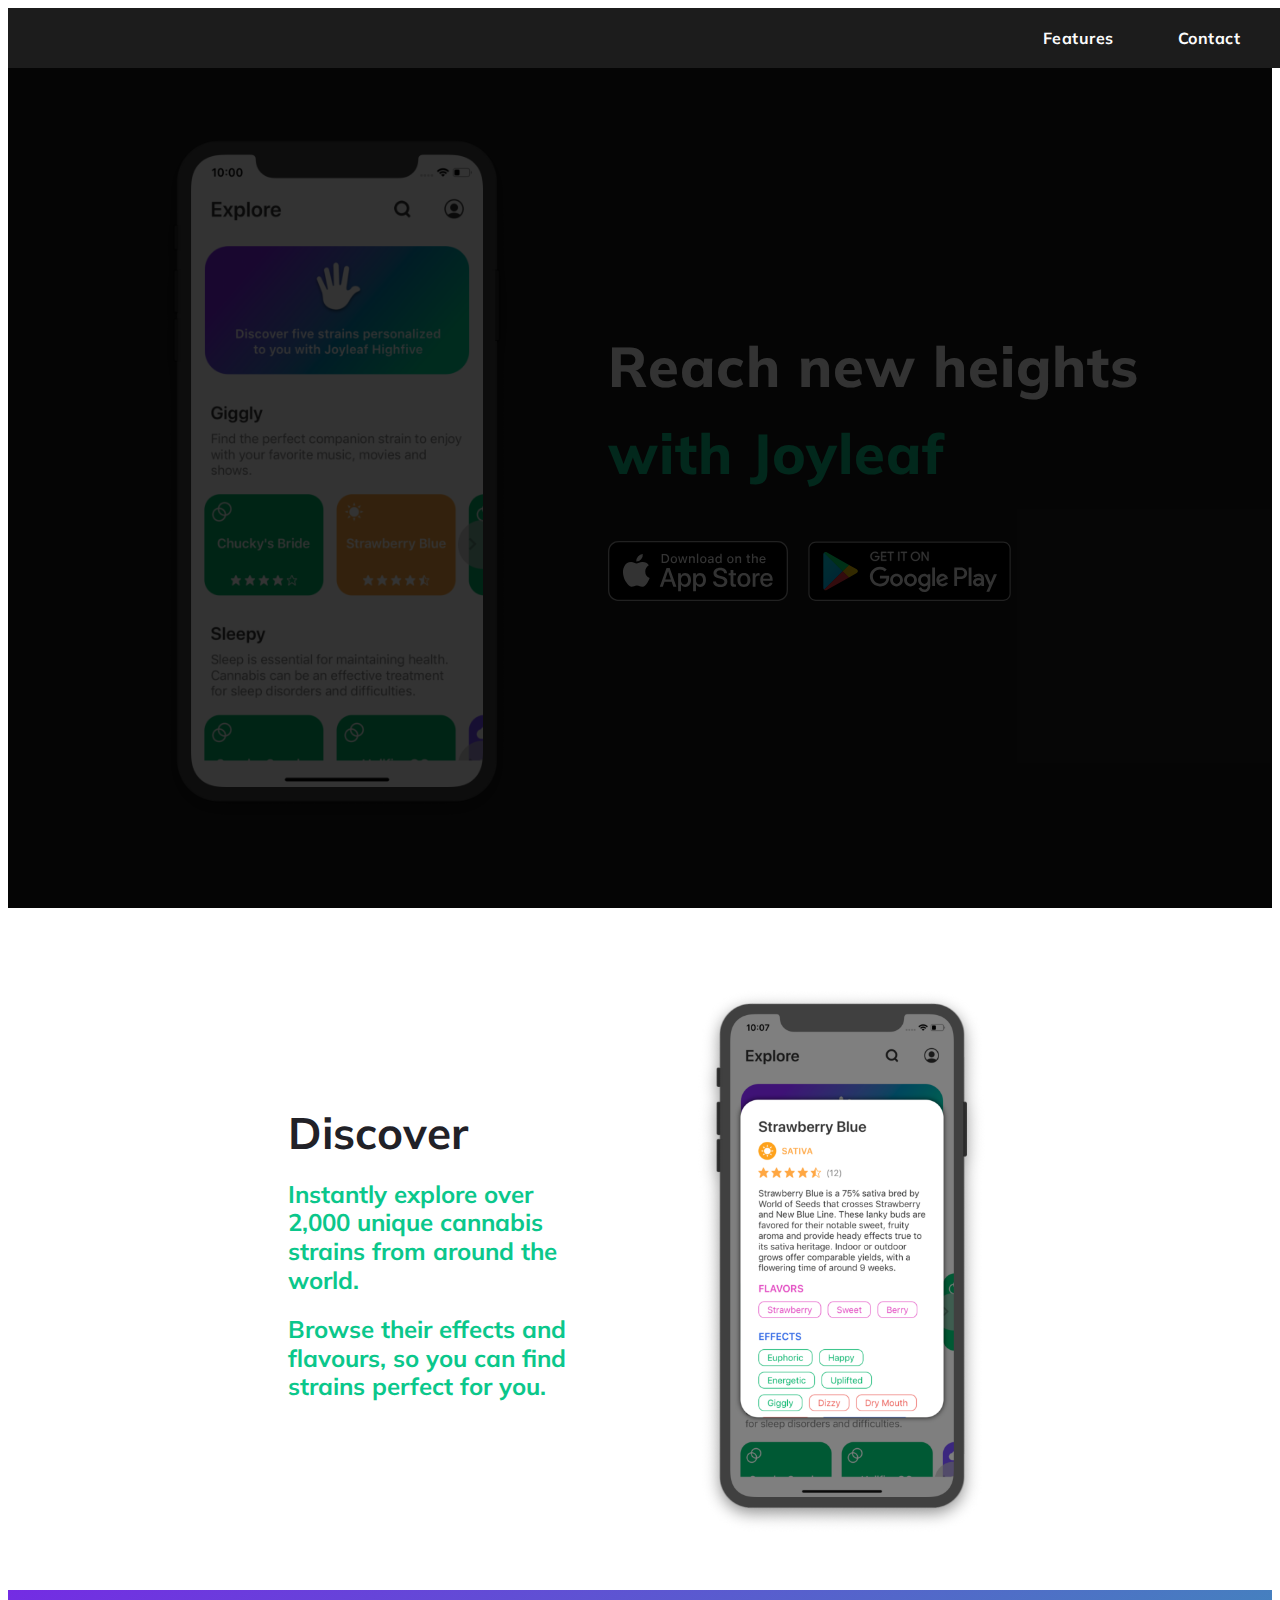
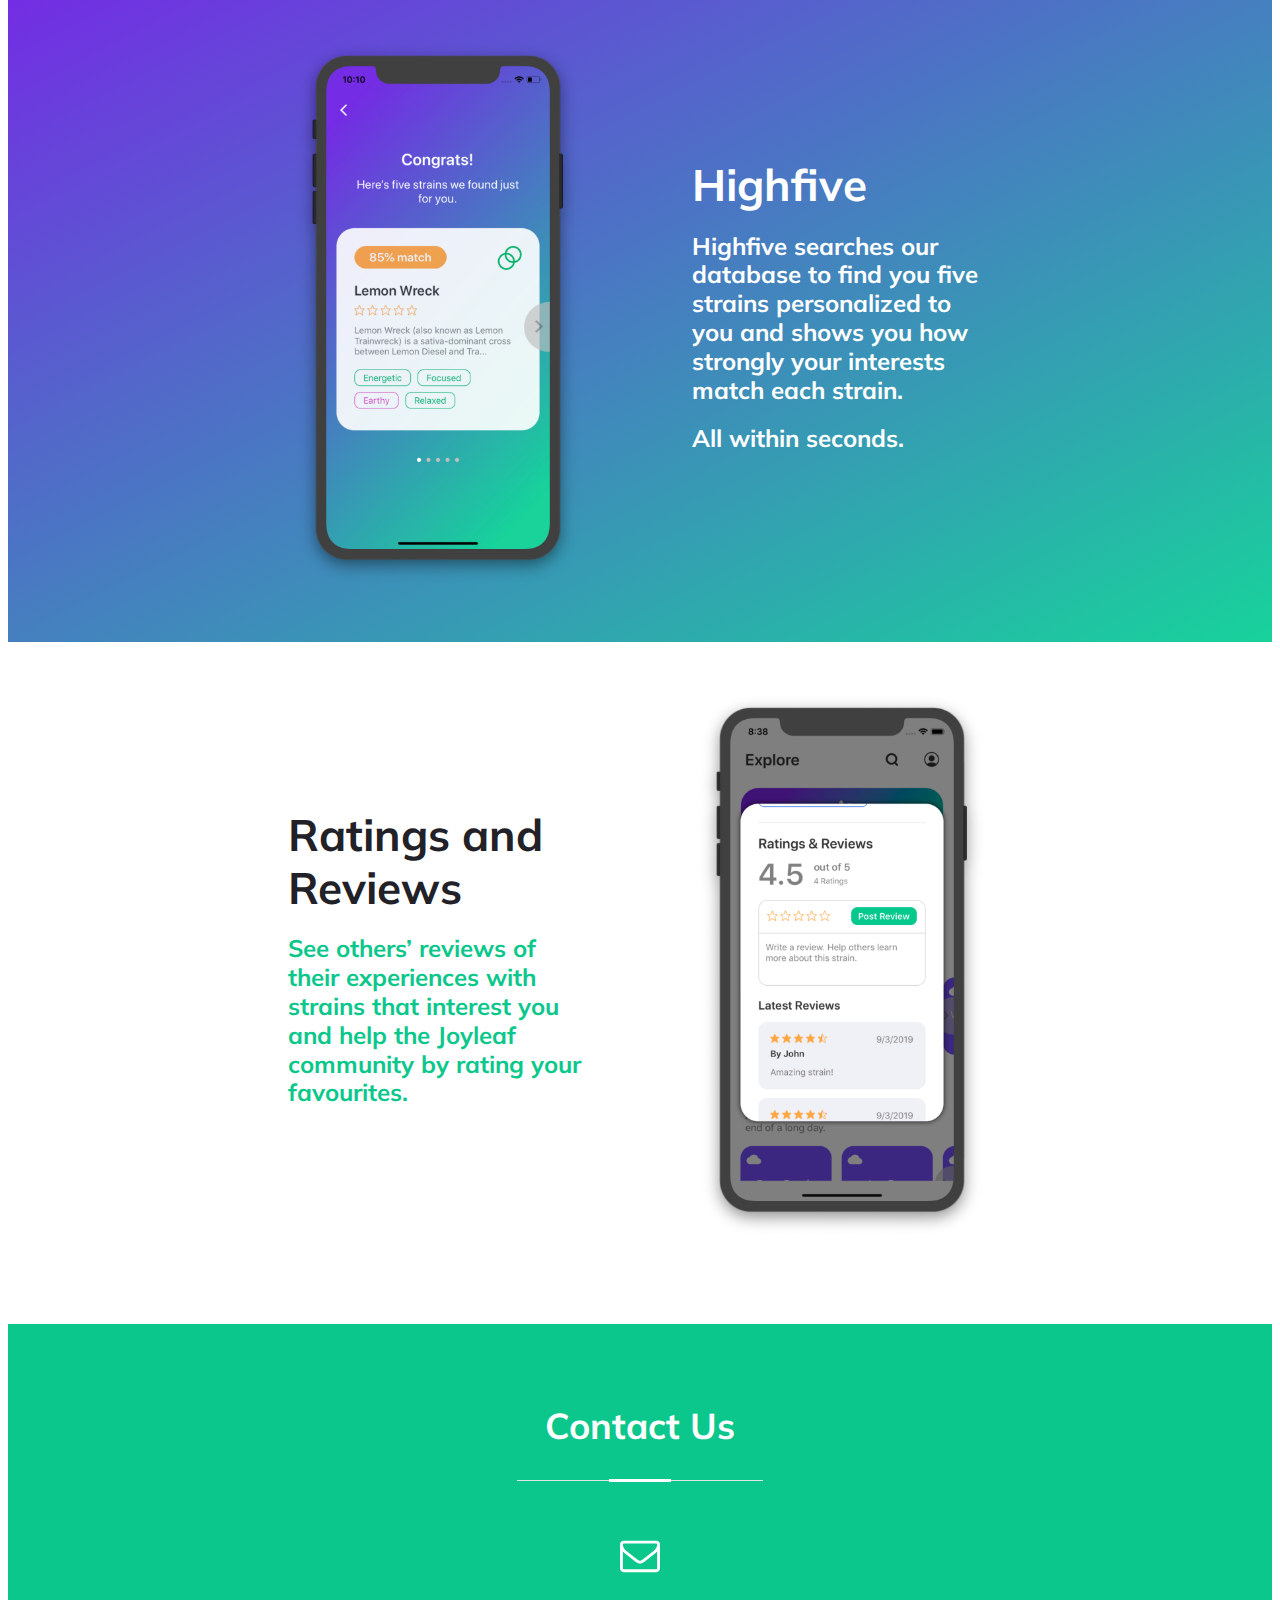
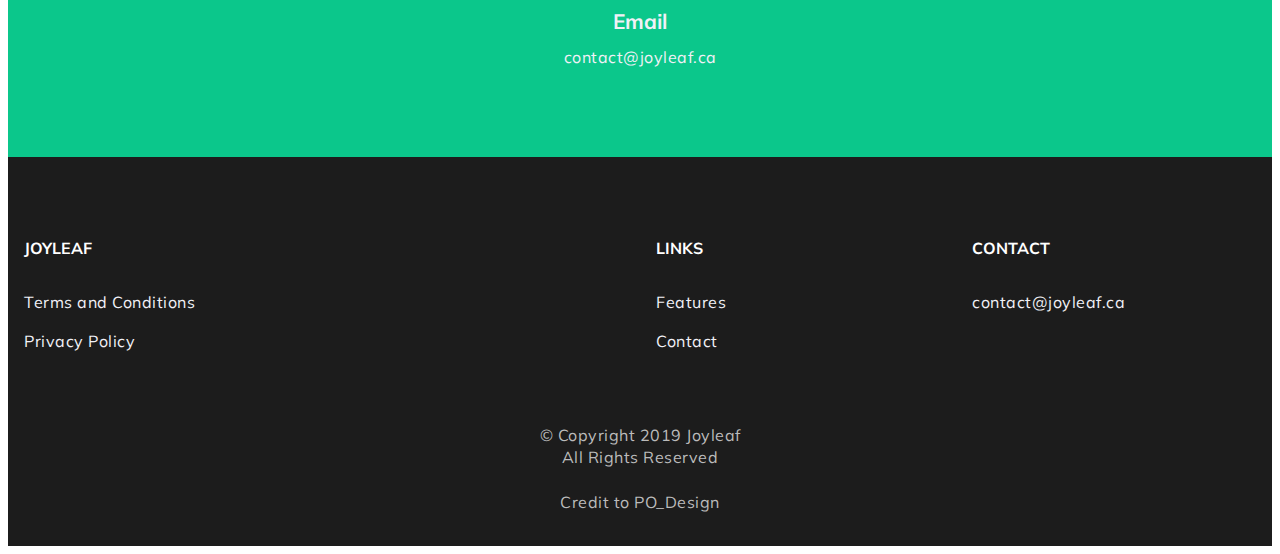
<file: index.html>
<!DOCTYPE html>

<html amp>
    <head>
        <meta charset="UTF-8">
        <meta http-equiv="X-UA-Compatible" content="IE=edge">

        <meta name="viewport" content="width=device-width, initial-scale=1, minimum-scale=1">
        <link rel="shortcut icon" href="assets/images/icon.png" type="image/x-icon">
        <meta name="description" content="">

        <title>Joyleaf</title>

        <link rel="canonical" href="./">

        <noscript>
            <style amp-boilerplate>
                body {
                    -webkit-animation: none;
                    -moz-animation: none;
                    -ms-animation: none;
                    animation: none
                }
            </style>
        </noscript>

        <link href="https://fonts.googleapis.com/css?family=Muli:200,200i,300,300i,400,400i,600,600i,700,700i,800,800i" rel="stylesheet">

        <script async src="https://cdn.ampproject.org/v0.js"></script>
        <script async custom-element="amp-animation" src="https://cdn.ampproject.org/v0/amp-animation-0.1.js"></script>
        <script async custom-element="amp-position-observer" src="https://cdn.ampproject.org/v0/amp-position-observer-0.1.js"></script>
        <script async custom-element="amp-analytics" src="https://cdn.ampproject.org/v0/amp-analytics-0.1.js"></script>
        <script async custom-element="amp-sidebar" src="https://cdn.ampproject.org/v0/amp-sidebar-0.1.js"></script>
        <script async custom-element="amp-lightbox" src="https://cdn.ampproject.org/v0/amp-lightbox-0.1.js"></script>
        <script async custom-element="amp-youtube" src="https://cdn.ampproject.org/v0/amp-youtube-0.1.js"></script>
        <script async custom-element="amp-image-lightbox" src="https://cdn.ampproject.org/v0/amp-image-lightbox-0.1.js"></script>

        <link rel="stylesheet" href="./styles.css">
    </head>

    <body>
        <div id="top-page"></div>

        <amp-animation id="showScrollToTopAnim" layout="nodisplay">
            <script type="application/json"> { "duration": "200ms", "fill": "both", "iterations": "1", "direction": "alternate", "animations": [ { "selector": "#scrollToTopButton", "keyframes": [ { "opacity": "0.4", "visibility": "visible" } ] } ] } </script>
        </amp-animation>

        <amp-animation id="hideScrollToTopAnim" layout="nodisplay">
            <script type="application/json"> { "duration": "200ms", "fill": "both", "iterations": "1", "direction": "alternate", "animations": [ { "selector": "#scrollToTopButton", "keyframes": [ { "opacity": "0", "visibility": "hidden" } ] } ] } </script>
        </amp-animation>

        <div id="scrollToTopMarker">
            <amp-position-observer on="enter:hideScrollToTopAnim.start; exit:showScrollToTopAnim.start" layout="nodisplay"> </amp-position-observer>
        </div>

        <section class="menu1 menu horizontal-menu cid-rvslEOBmz8" id="menu2-1">
            <nav class="navbar navbar-dropdown navbar-fixed-top navbar-expand-lg">
                <div class="navbar-brand">
                    <span class="navbar-logo">
                        <amp-img src="assets/images/logo.png" layout="responsive" width="45" height="45" alt="" class="mobirise-loader">
                            <div placeholder="" class="placeholder">
                                <div class="mobirise-spinner"></div>
                            </div>

                            <a href="./"></a>
                        </amp-img>
                    </span>
                </div>

                <div class="collapse navbar-collapse" id="navbarSupportedContent">
                    <ul class="navbar-nav nav-dropdown" data-app-modern-menu="true">
                        <li class="nav-item">
                            <a class="nav-link link text-white display-4" href="#features">Features<br></a>
                        </li>

                        <li class="nav-item">
                            <a class="nav-link link text-white display-4" href="#contact">Contact</a>
                        </li>
                    </ul>
                </div>
            </nav>
        </section>

        <section class="header4 cid-rvslOstCaH mbr-fullscreen" id="header4-3">
            <div class="mbr-overlay"></div>
            <div class="container">
                <div class="main-wrapper mbr-flex mbr-column flex-al-c">
                    <img class="header-logo-img" src="assets/images/logo.png" alt="" title="">
                    <div class="row">
                        <div class="col-left">
                            <img class="custom-header-img" src="assets/images/header.png" alt="" title="" style="margin-right: 75px">
                        </div>
                        
                        <div class="col-right">
                            <div class="title-block mbr-py-3 mbr-white">
                                <h1 class="mbr-white mbr-fonts-style mbr-bold display-1" style="color: #ffffff">Reach new heights</h1>
                                <h1 class="mbr-white mbr-fonts-style mbr-bold display-1" style="margin-top: 20px; margin-bottom: 30px">with Joyleaf</h1>
                            </div>

                            <div class="row download" style="display: flex;">
                                <div class="column" id="badge" style="margin-right: 20px">
                                    <div class="mbr-pt-1 align-center">
                                        <a href="https://apps.apple.com/us/app/joyleaf/id1476210065?ls=1" target="_blank" class=""><img src="assets/images/app-store.svg" alt="Download on the App Store" style="width: auto; height: 60px;"></a>
                                    </div>
                                </div>

                                <div class="column" id="badge">
                                    <div class="mbr-pt-1 align-center">
                                        <a href="https://play.google.com/store/apps/details?id=com.joyleaf.Joyleaf" target="_blank" class=""><img src="assets/images/play-store.svg" alt="Download on the Play Store" style="width: auto; height: 60px;"></a>
                                    </div>
                                </div>
                            </div>
                        </div>

                        <div class="vertical-download">
                            <div class="mbr-pt-1 align-center" style="margin-bottom: 10px">
                                <a href="https://apps.apple.com/us/app/joyleaf/id1476210065?ls=1" target="_blank" class="">
                                    <img src="assets/images/app-store.svg" alt="Download on the App Store" style="width: auto; height: 60px;">
                                </a>
                            </div>

                            <div class="mbr-pt-1 align-center">
                                <a href="https://play.google.com/store/apps/details?id=com.joyleaf.Joyleaf" target="_blank" class="">
                                    <img src="assets/images/play-store.svg" alt="Download on the Play Store" style="width: auto; height: 60px; margin-bottom: 50px">
                                </a>
                            </div>
                        </div>
                    </div>
                </div>
            </div>

            <amp-lightbox id="my-lightbox" layout="nodisplay">
                <div class="lightbox" on="tap:my-lightbox.close" role="button" tabindex="0">
                    <div class="container">
                        <div class="video-block">
                            <amp-youtube width="16" height="9" layout="responsive" data-videoid="VQRjouwKDlU"></amp-youtube>
                        </div>
                    </div>
                </div>
            </amp-lightbox>
        </section>

        <section class="features4 cid-rvslRdlL72" id="features">
            <div class="container">
                <div class="main-wrapper mbr-flex mbr-column flex-al-c">
                    <div class="row align-left" style="padding-top: 3rem; padding-bottom: 3rem">
                        <div class="col-left">
                            <div class="title-block mbr-py-3 mbr-white featured-img-padding">
                                <h1 class="mbr-white mbr-fonts-style mbr-bold display-2" style="color: #212127">Discover</h1>
                                <h1 class="mbr-white mbr-fonts-style mbr-bold display-3" style="width:300px; margin-top: 20px; margin-bottom: 20px">Instantly explore over 2,000 unique cannabis strains from around the world.</h1>
                                <h1 class="mbr-white mbr-fonts-style mbr-bold display-3" style="width:300px; margin-top: 20px; margin-bottom: 20px">Browse their effects and flavours, so you can find strains perfect for you.</h1>
                            </div>
                        </div>

                        <div class="col-right">
                            <img class="feature-img" src="assets/images/discover.png" alt="" title="">
                        </div>
                    </div>

                    <div style="text-align: center;width: 100vw; background-image: linear-gradient(to bottom right, #742BE4, #17D39B);">
                        <div class="row align-left switch-off" style="padding-top: 3rem; padding-bottom: 3rem;">
                            <div class="col-left">
                                <img class="feature-img featured-img-padding" src="assets/images/highfive.png" alt="" title="">
                            </div>
        
                            <div class="col-right">
                                <div class="title-block mbr-py-3 mbr-white">
                                    <h1 class="mbr-white mbr-fonts-style mbr-bold display-2" style="color: #ffffff">Highfive</h1>
                                    <h1 class="mbr-white mbr-fonts-style mbr-bold display-3" style="color: #ffffff; width:300px; margin-top: 20px; margin-bottom: 20px">Highfive searches our database to find you five strains personalized to you and shows you how strongly your interests match each strain.</h1>
                                    <h1 class="mbr-white mbr-fonts-style mbr-bold display-3" style="color: #ffffff; width:300px; margin-top: 20px; margin-bottom: 20px">All within seconds.</h1>
                                </div>
                            </div>
                        </div>

                        <div class="row align-left switch-on" style="padding-top: 3rem; padding-bottom: 3rem;">
                                <div class="col-left">
                                    <div class="title-block mbr-py-3 mbr-white">
                                        <h1 class="mbr-white mbr-fonts-style mbr-bold display-2" style="color: #ffffff">Highfive</h1>
                                        <h1 class="mbr-white mbr-fonts-style mbr-bold display-3" style="color: #ffffff; width:300px; margin-top: 20px; margin-bottom: 20px">Highfive searches our database to find you five strains personalized to you and shows you how strongly your interests match each strain.</h1>
                                        <h1 class="mbr-white mbr-fonts-style mbr-bold display-3" style="color: #ffffff; width:300px; margin-top: 20px; margin-bottom: 20px">All within seconds.</h1>
                                    </div>
                                </div>
            
                                <div class="col-right">
                                    <img class="feature-img featured-img-padding" src="assets/images/highfive.png" alt="" title="">
                                </div>
                            </div>
                    </div>
                    
                    <div class="row align-left" style="padding-top: 3rem; padding-bottom: 3rem;">
                        <div class="col-left">
                            <div class="title-block mbr-py-3 mbr-white featured-img-padding">
                                <h1 class="mbr-white mbr-fonts-style mbr-bold display-2" style="width:300px; color: #212127">Ratings and Reviews</h1>
                                <h1 class="mbr-white mbr-fonts-style mbr-bold display-3" style="width:300px; margin-top: 20px; margin-bottom: 20px">See others’ reviews of their experiences with strains that interest you and help the Joyleaf community by rating your favourites.</h1>
                            </div>
                        </div>

                        <div class="col-right">
                            <img class="feature-img" src="assets/images/reviews.png" alt="" title="">
                        </div>
                    </div>
                </div>
            </div>
        </section>

        <section class="contacts3 map cid-rvslZ7ZqGC" id="contact">
            <div class="mbr-overlay"></div>
            <div class="container">
                <div class="title-block mbr-pb-3 align-center">
                    <h3 class="mbr-section-title mbr-fonts-style mbr-pb-2 mbr-bold display-5">Contact Us</h3>
                    <div class="line">
                        <div class="line-line-gray">
                            <div class="line-line-color"></div>
                        </div>
                    </div>
                </div>

                <div class="mbr-row mbr-px-2 mbr-jc-c mbr-pt-3">
                    <div class="card mbr-col-sm-12 mbr-col-md-8 mbr-col-lg-4 align-center last-child">
                        <div class="card-wrapper mbr-flex mbr-column">
                            <div class="card-img align-center">
                                <span class="iconfont-wrapper">
                                    <a href="mailto:contact@joyleaf.com"><span class="amp-iconfont icon fa-envelope-o fa"><svg width="40" height="40" viewBox="0 0 1792 1792" xmlns="http://www.w3.org/2000/svg" fill="currentColor"><path d="M1664 1504v-768q-32 36-69 66-268 206-426 338-51 43-83 67t-86.5 48.5-102.5 24.5h-2q-48 0-102.5-24.5t-86.5-48.5-83-67q-158-132-426-338-37-30-69-66v768q0 13 9.5 22.5t22.5 9.5h1472q13 0 22.5-9.5t9.5-22.5zm0-1051v-24.5l-.5-13-3-12.5-5.5-9-9-7.5-14-2.5h-1472q-13 0-22.5 9.5t-9.5 22.5q0 168 147 284 193 152 401 317 6 5 35 29.5t46 37.5 44.5 31.5 50.5 27.5 43 9h2q20 0 43-9t50.5-27.5 44.5-31.5 46-37.5 35-29.5q208-165 401-317 54-43 100.5-115.5t46.5-131.5zm128-37v1088q0 66-47 113t-113 47h-1472q-66 0-113-47t-47-113v-1088q0-66 47-113t113-47h1472q66 0 113 47t47 113z"></path></svg></span></a>
                                </span>
                            </div>

                            <div class="card-box mbr-pt-3">
                                <h5 class="card-title mbr-bold mbr-fonts-style display-7">Email</h5>
                                <p class="text-column mbr-fonts-style mbr-regular mbr-py-1 display-4"><a href="mailto:contact@joyleaf.ca" class="text-info">contact@joyleaf.ca</a></p>
                            </div>
                        </div>
                    </div>
                </div>
            </div>
        </section>

        <section class="footer3 cid-rvsvPvtvd9" id="footer3-g">
            <div class="container">
                <div class="mbr-row mbr-jc-c">
                    <div class="mbr-col-sm-12 mbr-col-md-12 mbr-col-lg-6">
                        <div class="column column1">
                            <h5 class="mbr-fonts-style mbr-bold mbr-pb-3 title-column display-4 align-left">JOYLEAF</h5>
                            <div class="b-links-1 align-left">
                                <p class="text-column mbr-fonts-style mbr-regular mbr-py-1 display-4"><a href="terms" class="text-info">Terms and Conditions</a></p>
                                <p class="text-column mbr-fonts-style mbr-regular mbr-py-1 display-4"><a href="privacy" class="text-info">Privacy Policy</a></p>
                                <p class="text-column mbr-fonts-style mbr-regular mbr-py-1 display-4"></p>
                            </div>
                            <p class="text-column mbr-fonts-style mbr-light display-4"></p>
                        </div>
                    </div>

                    <div class="mbr-col-sm-12 mbr-col-md-6 mbr-col-lg-3">
                        <div class="column column2">
                            <h5 class="mbr-fonts-style mbr-bold mbr-pb-3 title-column display-4 align-left">LINKS</h5>
                            <div class="b-links-1 align-left">
                                <p class="text-column mbr-fonts-style mbr-regular mbr-py-1 display-4"><a href="#features" class="text-info">Features</a></p>
                                <p class="text-column mbr-fonts-style mbr-regular mbr-py-1 display-4"><a href="#contact" class="text-info">Contact</a></p>
                                <p class="text-column mbr-fonts-style mbr-regular mbr-py-1 display-4"></p>
                            </div>
                        </div>
                    </div>

                    <div class="mbr-col-sm-12 mbr-col-md-6 mbr-col-lg-3">
                        <div class="column column3">
                            <h5 class="mbr-fonts-style mbr-bold mbr-pb-3 title-column display-4 align-left">CONTACT</h5>
                            <div class="b-links-1 align-left">
                                <p class="text-column mbr-fonts-style mbr-regular mbr-py-1 display-4"><a href="mailto:contact@joyleaf.ca" class="text-info">contact@joyleaf.ca</a></p>
                            </div>
                        </div>
                    </div>
                </div>
            </div>
        </section>

        <section class="footer4 cid-rvsxxgWbtZ" id="footer4-h">
            <div class="footer-container container">
                <div class="copyright mbr-px-2 mbr-flex mbr-jc-c">
                    <p class="mbr-text mbr-fonts-style mbr-white align-center display-4">© Copyright 2019 Joyleaf</strong><br>All Rights Reserved<br><br>Credit to PO_Design</p>
                </div>
            </div>
        </section>
    </body>
</html>
</file>
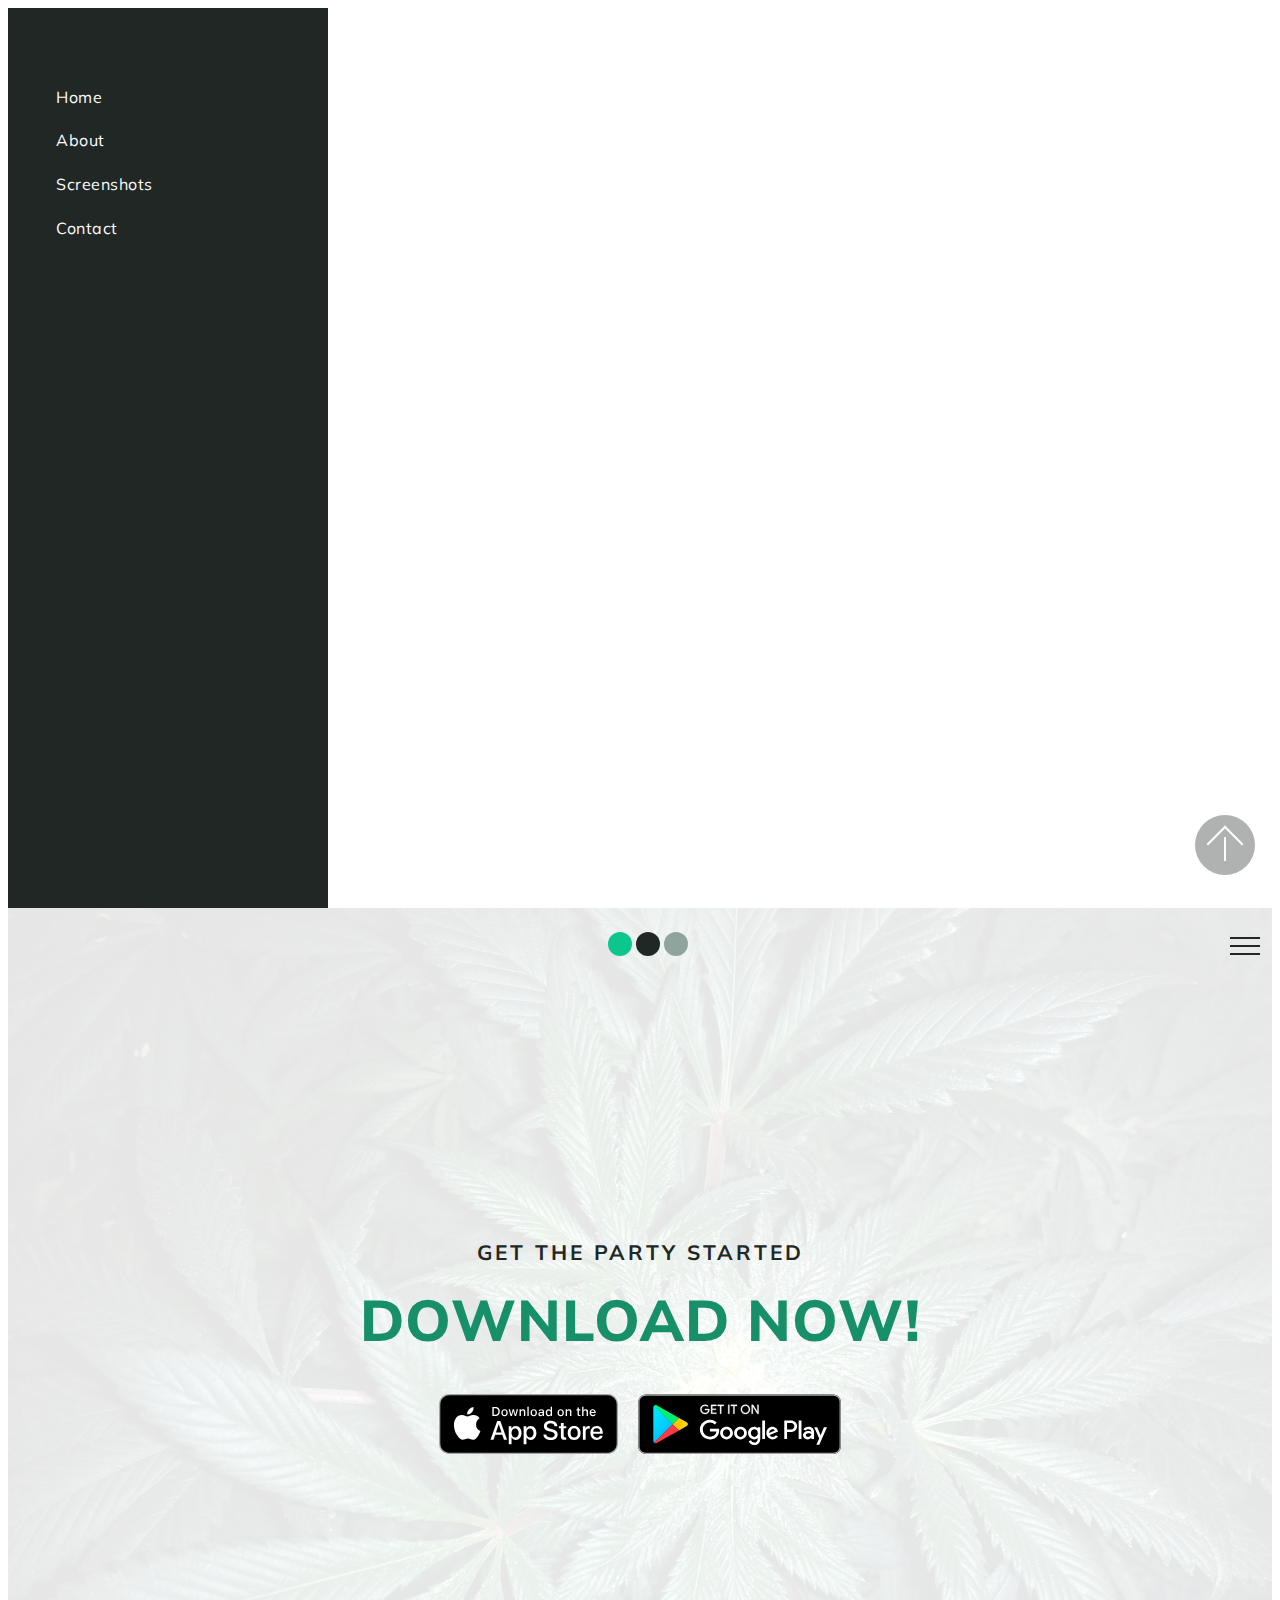
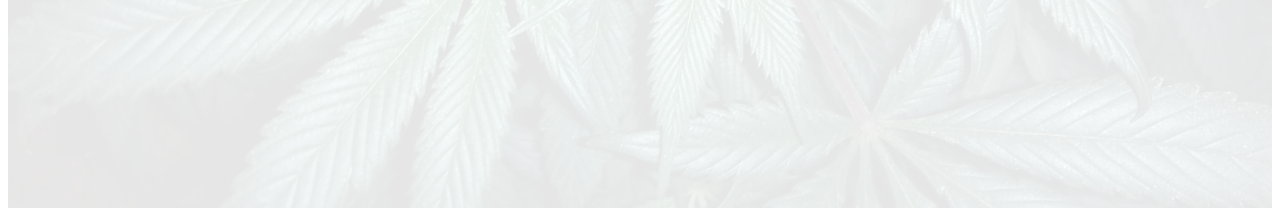
<file: download.html>
<!DOCTYPE html>
<html amp >
<head>
  
  <meta charset="UTF-8">
  <meta http-equiv="X-UA-Compatible" content="IE=edge">
  
  <meta name="viewport" content="width=device-width, initial-scale=1, minimum-scale=1">
  <link rel="shortcut icon" href="assets/images/marcouberweed.svg" type="image/x-icon">
  <meta name="description" content="">
  
  <title>Download Joyleaf Now</title>
  
<link rel="canonical" href="download">
 <style amp-boilerplate>body{-webkit-animation:-amp-start 8s steps(1,end) 0s 1 normal both;-moz-animation:-amp-start 8s steps(1,end) 0s 1 normal both;-ms-animation:-amp-start 8s steps(1,end) 0s 1 normal both;animation:-amp-start 8s steps(1,end) 0s 1 normal both}@-webkit-keyframes -amp-start{from{visibility:hidden}to{visibility:visible}}@-moz-keyframes -amp-start{from{visibility:hidden}to{visibility:visible}}@-ms-keyframes -amp-start{from{visibility:hidden}to{visibility:visible}}@-o-keyframes -amp-start{from{visibility:hidden}to{visibility:visible}}@keyframes -amp-start{from{visibility:hidden}to{visibility:visible}}</style>
<noscript><style amp-boilerplate>body{-webkit-animation:none;-moz-animation:none;-ms-animation:none;animation:none}</style></noscript>
<link href="https://fonts.googleapis.com/css?family=Muli:200,200i,300,300i,400,400i,600,600i,700,700i,800,800i" rel="stylesheet">
 
 <style amp-custom>div, span, h1, h2, a, ul, li{font:inherit}*{box-sizing:border-box;outline:none}*:focus{outline:none}body{position:relative;font-style:normal;line-height:1.5;color:#000000}section{background-color:#ffffff;background-position:50% 50%;background-repeat:no-repeat;background-size:cover;overflow:hidden;padding:30px 0}section, .container{position:relative;word-wrap:break-word}h1, h2{margin:0;padding:0}li{letter-spacing:0.5px;line-height:1.7}ul{margin-bottom:0;margin-top:0}a{cursor:pointer}a, a:hover{text-decoration:none}h1, h2, .display-1, .display-4, .display-7{word-break:break-word;word-wrap:break-word}strong{font-weight:bold}body{height:auto;min-height:100vh}.gallery-img-wrap amp-img{height:100%}.mbr-white{color:#ffffff}.align-center{text-align:center}@media (max-width: 767px){.align-center{text-align:center}}.mbr-light{font-weight:300}.mbr-bold{font-weight:700}.mbr-fullscreen .mbr-overlay{min-height:100vh}.mbr-fullscreen{display:flex;display:-webkit-flex;display:-moz-flex;display:-ms-flex;display:-o-flex;align-items:center;-webkit-align-items:center;height:100vh;padding-top:3rem;padding-bottom:3rem}.mbr-overlay{bottom:0;left:0;position:absolute;right:0;top:0;z-index:0}.is-builder section.horizontal-menu .ampstart-btn{display:none}amp-img{width:100%}amp-img img{max-height:100%;max-width:100%}.is-builder amp-img > a + img[async], .is-builder amp-img > a + img[decoding="async"]{display:none}html:not(.is-builder) amp-img > a{position:absolute;top:0;bottom:0;left:0;right:0;z-index:1}.is-builder .temp-amp-sizer{position:absolute}.is-builder amp-youtube .temp-amp-sizer, .is-builder amp-vimeo .temp-amp-sizer{position:static}.is-builder section.horizontal-menu .ampstart-btn{display:none}.mobirise-spinner{position:absolute;top:50%;left:40%;margin-left:10%;-webkit-transform:translate3d(-50%,-50%,0);z-index:4}.mobirise-spinner em{width:24px;height:24px;border-radius:100%;display:inline-block;-webkit-animation:slide 1s infinite}.mobirise-spinner em:nth-child(1){-webkit-animation-delay:0.1s}.mobirise-spinner em:nth-child(2){-webkit-animation-delay:0.2s}.mobirise-spinner em:nth-child(3){-webkit-animation-delay:0.3s}@-moz-keyframes slide{}@-webkit-keyframes slide{}@-o-keyframes slide{}@keyframes slide{}.mobirise-loader .amp-active > div{display:none}.container{padding-right:1rem;padding-left:1rem;width:100%;margin-right:auto;margin-left:auto}@media (max-width: 767px){.container{max-width:540px}}@media (min-width: 768px){.container{max-width:720px}}@media (min-width: 992px){.container{max-width:960px}}@media (min-width: 1200px){.container{max-width:1140px}}.mbr-row{display:-webkit-box;display:-webkit-flex;display:-ms-flexbox;display:flex;-webkit-flex-wrap:wrap;-ms-flex-wrap:wrap;flex-wrap:wrap;margin-right:-1rem;margin-left:-1rem}@media (max-width: 767px){.mbr-col-sm-12{-ms-flex:0 0 100%;flex:0 0 100%;max-width:100%;padding-right:1rem;padding-left:1rem}}@media (min-width: 768px){.mbr-col-md-12{-ms-flex:0 0 100%;flex:0 0 100%;max-width:100%;padding-right:1rem;padding-left:1rem}}.mbr-pt-1{padding-top:.5rem}.mbr-pb-2{padding-bottom:1rem}.mbr-pb-4{padding-bottom:2rem}amp-img, img{height:100%;width:100%}amp-sidebar{background:transparent}#scrollToTopMarker{position:absolute;width:0px;height:0px;top:300px}#scrollToTopButton{position:fixed;bottom:25px;right:25px;opacity:.4;z-index:5000;font-size:32px;height:60px;width:60px;border:none;border-radius:3px;cursor:pointer}#scrollToTopButton:focus{outline:none}#scrollToTopButton a:before{content:'';position:absolute;height:40%;top:36%;width:2px;left:calc(50% - 1px)}#scrollToTopButton a:after{content:'';position:absolute;border-top:2px solid;border-right:2px solid;width:40%;height:40%;left:calc(30% - 1px);bottom:30%;transform:rotate(-45deg)}.is-builder #scrollToTopButton a:after{left:30%}@keyframes btnPlay{}.btn-play span.amp-iconfont{font-size:1.5rem;position:relative;z-index:1;cursor:pointer}body{font-family:Muli}.display-1{font-family:'Muli',sans-serif;font-size:3.6rem;line-height:1.2;letter-spacing:1px;font-weight:800}.display-4{font-family:'Muli',sans-serif;font-size:1rem;line-height:1.4}.display-7{font-family:'Muli',sans-serif;font-size:1.3rem;line-height:1.6}@media (max-width: 768px){.display-1{font-size:2.88rem;font-size:calc( 1.91rem + (3.6 - 1.91) * ((100vw - 20rem) / (48 - 20)));line-height:calc( 1.4 * (1.91rem + (3.6 - 1.91) * ((100vw - 20rem) / (48 - 20))))}.display-4{font-size:0.8rem;font-size:calc( 1rem + (1 - 1) * ((100vw - 20rem) / (48 - 20)));line-height:calc( 1.4 * (1rem + (1 - 1) * ((100vw - 20rem) / (48 - 20))))}.display-7{font-size:1.04rem;font-size:calc( 1.105rem + (1.3 - 1.105) * ((100vw - 20rem) / (48 - 20)));line-height:calc( 1.4 * (1.105rem + (1.3 - 1.105) * ((100vw - 20rem) / (48 - 20))))}}.text-white{color:#fcfcfc}a[class*="text-"], .amp-iconfont{transition:0.2s ease-in-out}.amp-iconfont{color:#0bc78b}a.text-white:hover, a.text-white:focus{color:#e6e6e6}.mobirise-spinner em:nth-child(1){background:#0bc78b}.mobirise-spinner em:nth-child(2){background:#212725}.mobirise-spinner em:nth-child(3){background:#90a49d}#scrollToTopButton{background-color:#3a403e;border-radius:50%}#scrollToTopButton a:before{background:#ffffff}#scrollToTopButton a:after{border-top-color:#ffffff;border-right-color:#ffffff}.cid-rvtgPAVP23{padding:0}.cid-rvtgPAVP23 .navbar{z-index:100;display:flex;-webkit-flex-direction:row;-ms-flex-direction:row;flex-direction:row;width:100%;min-height:77px;transition:all .3s;background:transparent}.cid-rvtgPAVP23 .navbar .navbar-logo{margin-left:.8rem;margin-right:.8rem}.cid-rvtgPAVP23 .navbar .navbar-collapse{min-width:300px;display:flex;-webkit-justify-content:flex-end;justify-content:flex-end;z-index:1;-webkit-flex-basis:100%;flex-basis:100%;align-items:center}.cid-rvtgPAVP23 .navbar.collapsed button.navbar-toggler{display:block}.cid-rvtgPAVP23 .navbar.collapsed .navbar-collapse{display:none;position:absolute;top:0;right:0;min-height:100vh;background:#212725;padding:1.5rem 2rem 1rem 2rem}.cid-rvtgPAVP23 .navbar.collapsed .navbar-brand{-webkit-flex-shrink:initial;flex-shrink:initial;word-break:break-word}@media (max-width: 991px){.cid-rvtgPAVP23 .navbar .navbar-collapse{display:none;width:100%;position:absolute;top:0;right:0;min-height:100vh;background:#212725;padding:1rem 2rem 1rem 2rem}.cid-rvtgPAVP23 .navbar .navbar-brand{-ms-flex-negative:initial;flex-shrink:initial;word-break:break-word}}.cid-rvtgPAVP23 .navbar-brand{display:flex;-ms-flex-negative:0;flex-shrink:0;-webkit-box-align:center;-ms-flex-align:center;align-items:center;margin-right:0;padding:0;-webkit-transition:all .3s;-o-transition:all .3s;transition:all .3s;word-break:break-word;z-index:1}.cid-rvtgPAVP23 .navbar-brand .navbar-logo a{outline:none}.cid-rvtgPAVP23 .nav-item:focus, .cid-rvtgPAVP23 .nav-link:focus{outline:none}.cid-rvtgPAVP23 .navbar-nav{list-style-type:none;display:flex;-webkit-flex-direction:row;-ms-flex-direction:row;flex-direction:row;padding-left:0}.cid-rvtgPAVP23 .navbar-nav .nav-item{width:100%}.cid-rvtgPAVP23 .navbar-nav .nav-item .nav-link{width:100%;margin:.667em 1em;font-weight:normal}@media (max-width: 991px){.cid-rvtgPAVP23 ul.navbar-nav{-webkit-box-orient:vertical;-webkit-box-direction:normal;-ms-flex-direction:column;flex-direction:column}.cid-rvtgPAVP23 ul.navbar-nav li{margin:auto}}.cid-rvtgPAVP23 ul.navbar-nav{-webkit-box-orient:vertical;-webkit-box-direction:normal;-ms-flex-direction:column;flex-direction:column;padding-top:1rem;padding-bottom:1rem}.cid-rvtgPAVP23 ul.navbar-nav li{margin:auto}.cid-rvtgPAVP23 ul.navbar-nav{-ms-flex-wrap:wrap;flex-wrap:wrap}.cid-rvtgPAVP23 button.navbar-toggler{display:none;outline:none;width:31px;height:20px;cursor:pointer;-webkit-transition:all .2s;-o-transition:all .2s;transition:all .2s;position:relative;align-self:center}.cid-rvtgPAVP23 button.navbar-toggler .hamburger span{position:absolute;right:0;width:30px;height:2px;border-right:5px;background-color:#212725}.cid-rvtgPAVP23 button.navbar-toggler .hamburger span:nth-child(1){top:0;transition:all .2s}.cid-rvtgPAVP23 button.navbar-toggler .hamburger span:nth-child(2){top:8px;transition:all .15s}.cid-rvtgPAVP23 button.navbar-toggler .hamburger span:nth-child(3){top:8px;transition:all .15s}.cid-rvtgPAVP23 button.navbar-toggler .hamburger span:nth-child(4){top:16px;transition:all .2s}.cid-rvtgPAVP23 .navbar-dropdown{padding:.5rem 1rem;position:fixed}.cid-rvtgPAVP23 a.nav-link{display:flex;-webkit-align-items:center;align-items:center;-webkit-justify-content:space-between;justify-content:space-between}.cid-rvtgPAVP23 .ampstart-btn{display:flex;-webkit-align-self:center;align-self:center}.cid-rvtgPAVP23 .ampstart-btn.hamburger{position:absolute;right:20px;margin-left:auto;width:30px;height:20px;background:none;border:none;cursor:pointer;z-index:1000}.cid-rvtgPAVP23 .ampstart-btn.hamburger.sticky-but{position:fixed}.cid-rvtgPAVP23 .ampstart-btn.hamburger:focus{outline:none}.cid-rvtgPAVP23 .ampstart-btn.hamburger span{position:absolute;right:0;width:30px;height:2px;border-right:5px;background-color:#212725}.cid-rvtgPAVP23 .ampstart-btn.hamburger span:nth-child(1){top:0;transition:all .2s}.cid-rvtgPAVP23 .ampstart-btn.hamburger span:nth-child(2){top:8px;transition:all .15s}.cid-rvtgPAVP23 .ampstart-btn.hamburger span:nth-child(3){top:8px;transition:all .15s}.cid-rvtgPAVP23 .ampstart-btn.hamburger span:nth-child(4){top:16px;transition:all .2s}.cid-rvtgPAVP23 amp-sidebar{min-width:260px;z-index:1050;background-color:#f1f1f7}.cid-rvtgPAVP23 amp-sidebar.open:after{content:'';position:absolute;top:0;left:0;bottom:0;right:0;background-color:red}.cid-rvtgPAVP23 .builder-sidebar{min-width:300px;background-color:#212725;position:relative;min-height:100vh;z-index:1030;padding:1rem 2rem;max-width:20rem}.cid-rvtgPAVP23 .close-sidebar{width:30px;height:30px;position:relative;cursor:pointer;background-color:transparent;border:none}.cid-rvtgPAVP23 .close-sidebar:focus{outline:2px auto #0bc78b}.cid-rvtgPAVP23 .close-sidebar span{position:absolute;left:0;width:30px;height:2px;border-right:5px;background-color:#212725}.cid-rvtgPAVP23 .close-sidebar span:nth-child(1){transform:rotate(45deg)}.cid-rvtgPAVP23 .close-sidebar span:nth-child(2){transform:rotate(-45deg)}.cid-rvtgPAVP23 amp-img{width:45px;display:flex;-webkit-align-items:center;align-items:center;height:auto}.cid-rvtgPAVP23 amp-img img{object-fit:contain}@media (max-width: 768px){.cid-rvtgPAVP23 amp-img{max-width:55px}}.cid-rvtgPAVP23 .social .iconfont-wrapper .amp-iconfont{color:#7567f8;font-size:1.5rem}.cid-rvsNQyjuDx{background-image:url("assets/images/mbr-1920x1440.jpg")}.cid-rvsNQyjuDx .mbr-overlay{background:#ffffff;opacity:0.9}@media (max-width: 767px){.cid-rvsNQyjuDx .title-block{padding-left:0;padding-right:0}}.cid-rvsNQyjuDx .title-block h2{letter-spacing:3px}@media (max-width: 767px){.cid-rvsNQyjuDx .title-block h2{padding-left:0.5rem;padding-right:0.5rem}}.cid-rvsNQyjuDx H1{color:#178f69}.cid-rvsNQyjuDx H2{color:#212725}.cid-rvsNQyjuDx .row{display:flex;justify-content:center}.cid-rvsNQyjuDx .column{margin-left:10px;margin-right:10px;margin-bottom:20px}</style>
 
  <script async  src="https://cdn.ampproject.org/v0.js"></script>
  <script async custom-element="amp-animation" src="https://cdn.ampproject.org/v0/amp-animation-0.1.js"></script>
  <script async custom-element="amp-position-observer" src="https://cdn.ampproject.org/v0/amp-position-observer-0.1.js"></script>
  <script async custom-element="amp-analytics" src="https://cdn.ampproject.org/v0/amp-analytics-0.1.js"></script>
  <script async custom-element="amp-sidebar" src="https://cdn.ampproject.org/v0/amp-sidebar-0.1.js"></script>
  <script async custom-element="amp-lightbox" src="https://cdn.ampproject.org/v0/amp-lightbox-0.1.js"></script>
  <script async custom-element="amp-youtube" src="https://cdn.ampproject.org/v0/amp-youtube-0.1.js"></script>
  
  
</head>
<body><div id="top-page"></div>                                         <amp-animation id="showScrollToTopAnim" layout="nodisplay">                                             <script type="application/json">                                             {                                                 "duration": "200ms",                                                 "fill": "both",                                                 "iterations": "1",                                                 "direction": "alternate",                                                 "animations": [                                                     {                                                         "selector": "#scrollToTopButton",                                                         "keyframes": [                                                             { "opacity": "0.4", "visibility": "visible" }                                                         ]                                                     }                                                 ]                                             }                                             </script>                                         </amp-animation>                                         <amp-animation id="hideScrollToTopAnim" layout="nodisplay">                                             <script type="application/json">                                             {                                                 "duration": "200ms",                                                 "fill": "both",                                                 "iterations": "1",                                                 "direction": "alternate",                                                 "animations": [                                                     {                                                         "selector": "#scrollToTopButton",                                                         "keyframes": [                                                             { "opacity": "0", "visibility": "hidden" }                                                         ]                                                     }                                                 ]                                             }                                             </script>                                         </amp-animation>                                         <div id="scrollToTopMarker">                                             <amp-position-observer on="enter:hideScrollToTopAnim.start; exit:showScrollToTopAnim.start" layout="nodisplay">                                             </amp-position-observer>                                         </div><amp-sidebar id="sidebar" class="cid-rvtgPAVP23" layout="nodisplay" side="right">
		<div class="builder-sidebar" id="builder-sidebar">
			<button on="tap:sidebar.close" class="close-sidebar">
				<span></span>
				<span></span>
			</button>
		
			
			<!-- List -->
			<ul class="navbar-nav nav-dropdown nav-right" data-app-modern-menu="true"><li class="nav-item">
					<a class="nav-link link text-white display-4" href="./">
						Home</a>
				</li><li class="nav-item"><a class="nav-link link text-white display-4" href="./#about">
						About</a></li>
				
				<li class="nav-item">
					<a class="nav-link link text-white display-4" href="./#screenshots">
						Screenshots</a>
				</li>
				<li class="nav-item">
					<a class="nav-link link text-white display-4" href="./#contact">
						Contact
					</a>
				</li></ul>
			<!-- Social -->
			
			<!-- Button -->
			
		</div>
	</amp-sidebar>
  <section class="menu1 menu horizontal-menu cid-rvtgPAVP23" id="menu1-s">
	<!--  -->
	
	<!--  -->
	<!-- Navbar -->
	<nav class="navbar navbar-dropdown navbar-fixed-top collapsed">
		<!-- Wrapper-Brand -->
		<div class="navbar-brand">
			<!-- Logo -->
			<span class="navbar-logo">
				<amp-img src="assets/images/marcouberweed.svg" layout="responsive" width="45" height="45" alt="" class="mobirise-loader">
					<div placeholder="" class="placeholder">
                                <div class="mobirise-spinner">
                                    <em></em>
                                    <em></em>
                                    <em></em>
                                </div></div>
					<a href="./"></a>
				</amp-img>
			</span>
			<!-- Brand -->
			
		</div>
		<!-- Menu  -->
		<div class="collapse navbar-collapse" id="navbarSupportedContent">
			
			<!-- List -->
			<ul class="navbar-nav nav-dropdown nav-right" data-app-modern-menu="true"><li class="nav-item">
					<a class="nav-link link text-white display-4" href="./">
						Home</a>
				</li><li class="nav-item"><a class="nav-link link text-white display-4" href="./#about">
						About</a></li>
				
				<li class="nav-item">
					<a class="nav-link link text-white display-4" href="./#screenshots">
						Screenshots</a>
				</li>
				<li class="nav-item">
					<a class="nav-link link text-white display-4" href="./#contact">
						Contact
					</a>
				</li></ul>
			<!-- Social -->
			
			<!-- Button -->
			
		</div>
		
		<button on="tap:sidebar.toggle" class="ampstart-btn hamburger sticky-but">
			<span></span>
			<span></span>
			<span></span>
			<span></span>
		</button>
	</nav>
	<!-- AMP plug -->
	
</section>

<section class="header3 cid-rvsNQyjuDx mbr-fullscreen" id="header3-p">
    <!--  -->
    
    <!-- Overlay -->
    <div class="mbr-overlay"></div>
    <!-- Container -->
    <div class="container">
        <!-- Content -->
        <div class="mbr-row align-center">
            <!-- Titles -->
            <div class="title-block mbr-col-sm-12 mbr-col-md-12 mbr-white align-center">
                <h2 class="mbr-white mbr-fonts-style mbr-light display-7 mbr-pb-2"><strong>GET THE PARTY STARTED</strong></h2>
                <h1 class="mbr-white mbr-fonts-style mbr-pb-4 mbr-bold display-1">DOWNLOAD NOW!</h1>
                <div class="row">
                    <div class="column">
                        <div class="mbr-pt-1 align-center"><a href="https://www.apple.com/ca/ios/app-store/" target="_blank" class=""><img src="assets/images/app-store.svg" alt="Download on the App Store" style="width: auto; height: 60px;"></a></div>
                    </div>
                    <div class="column">
                        <div class="mbr-pt-1 align-center"><a href="https://play.google.com/store?hl=en" target="_blank" class=""><img src="assets/images/play-store.svg" alt="Download on the Play Store" style="width: auto; height: 60px;"></a></div>
                    </div>
                </div>
            </div>
        </div>
    </div>
</section>


  
  
<button id="scrollToTopButton" on="tap:top-page.scrollTo(duration=200)">                                         <a class="scroll-to-top-arrow"></a>                                     </button></body>
</html>
</file>
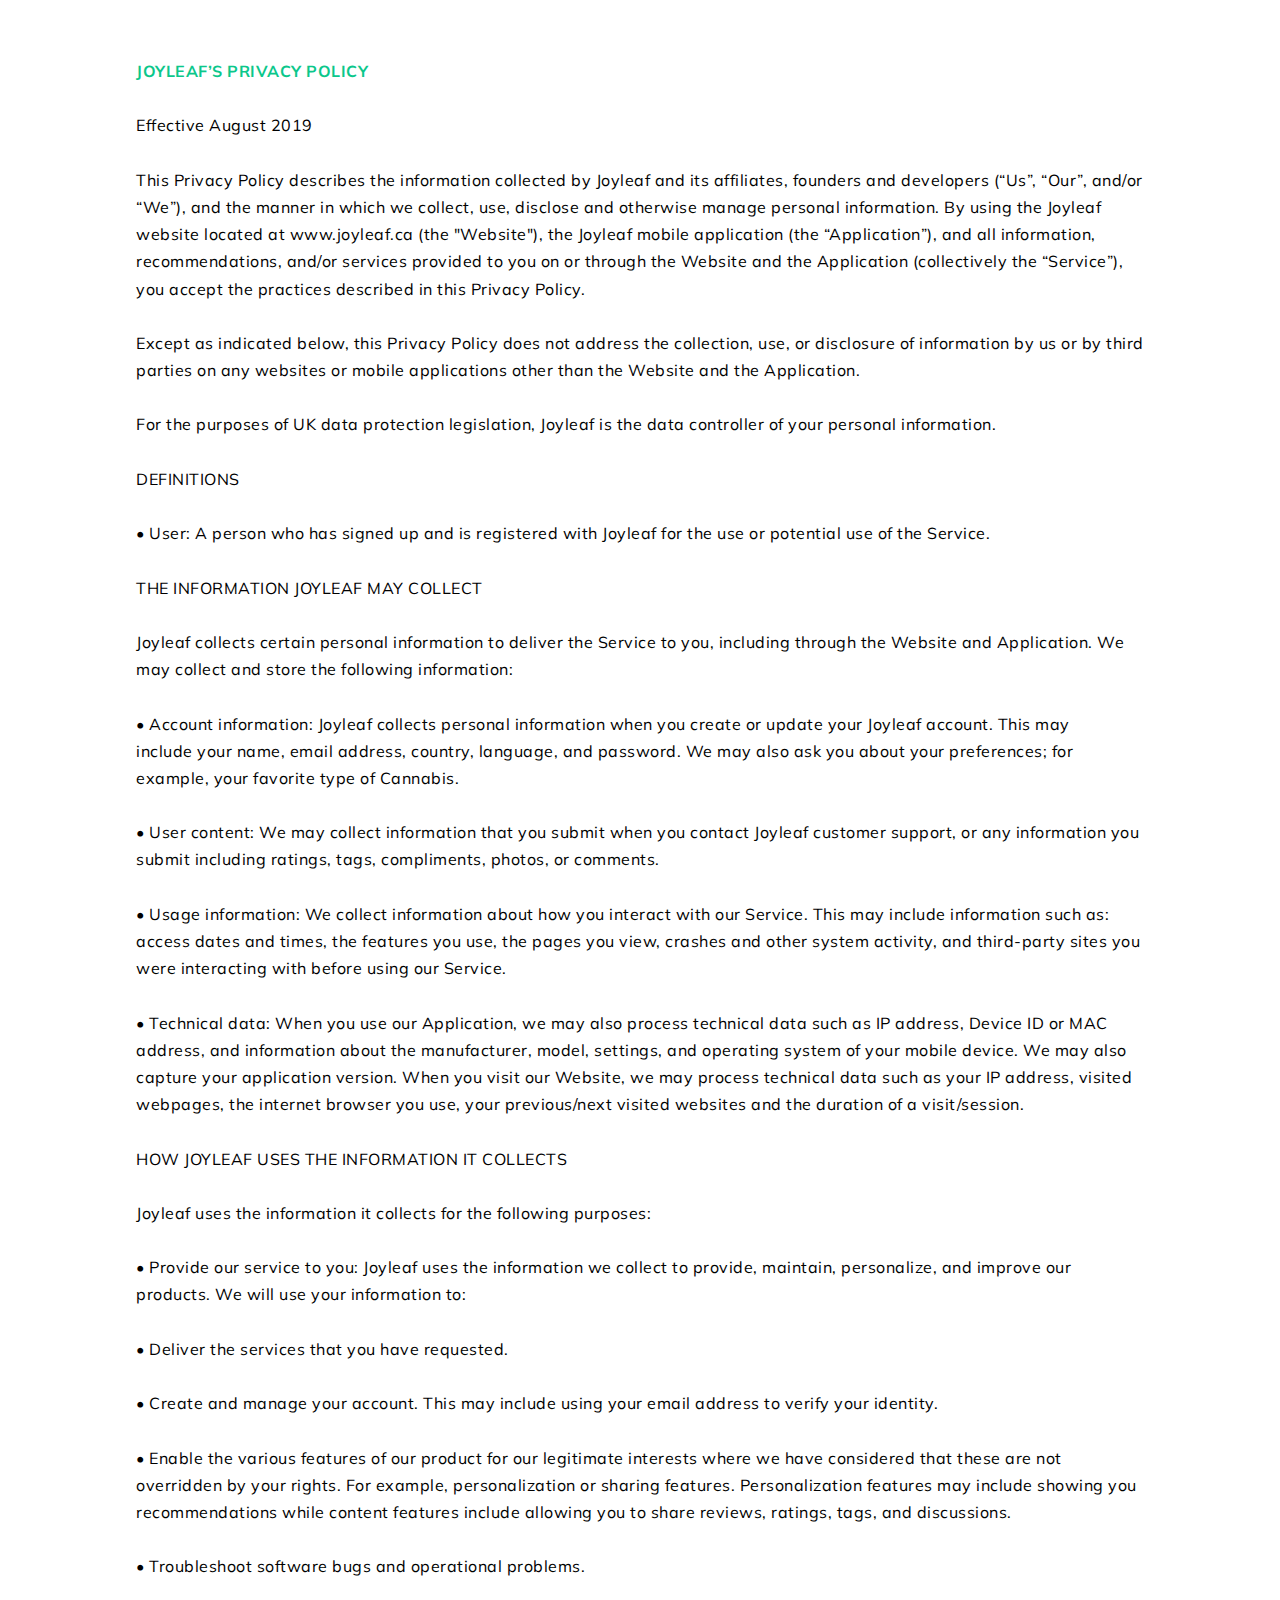
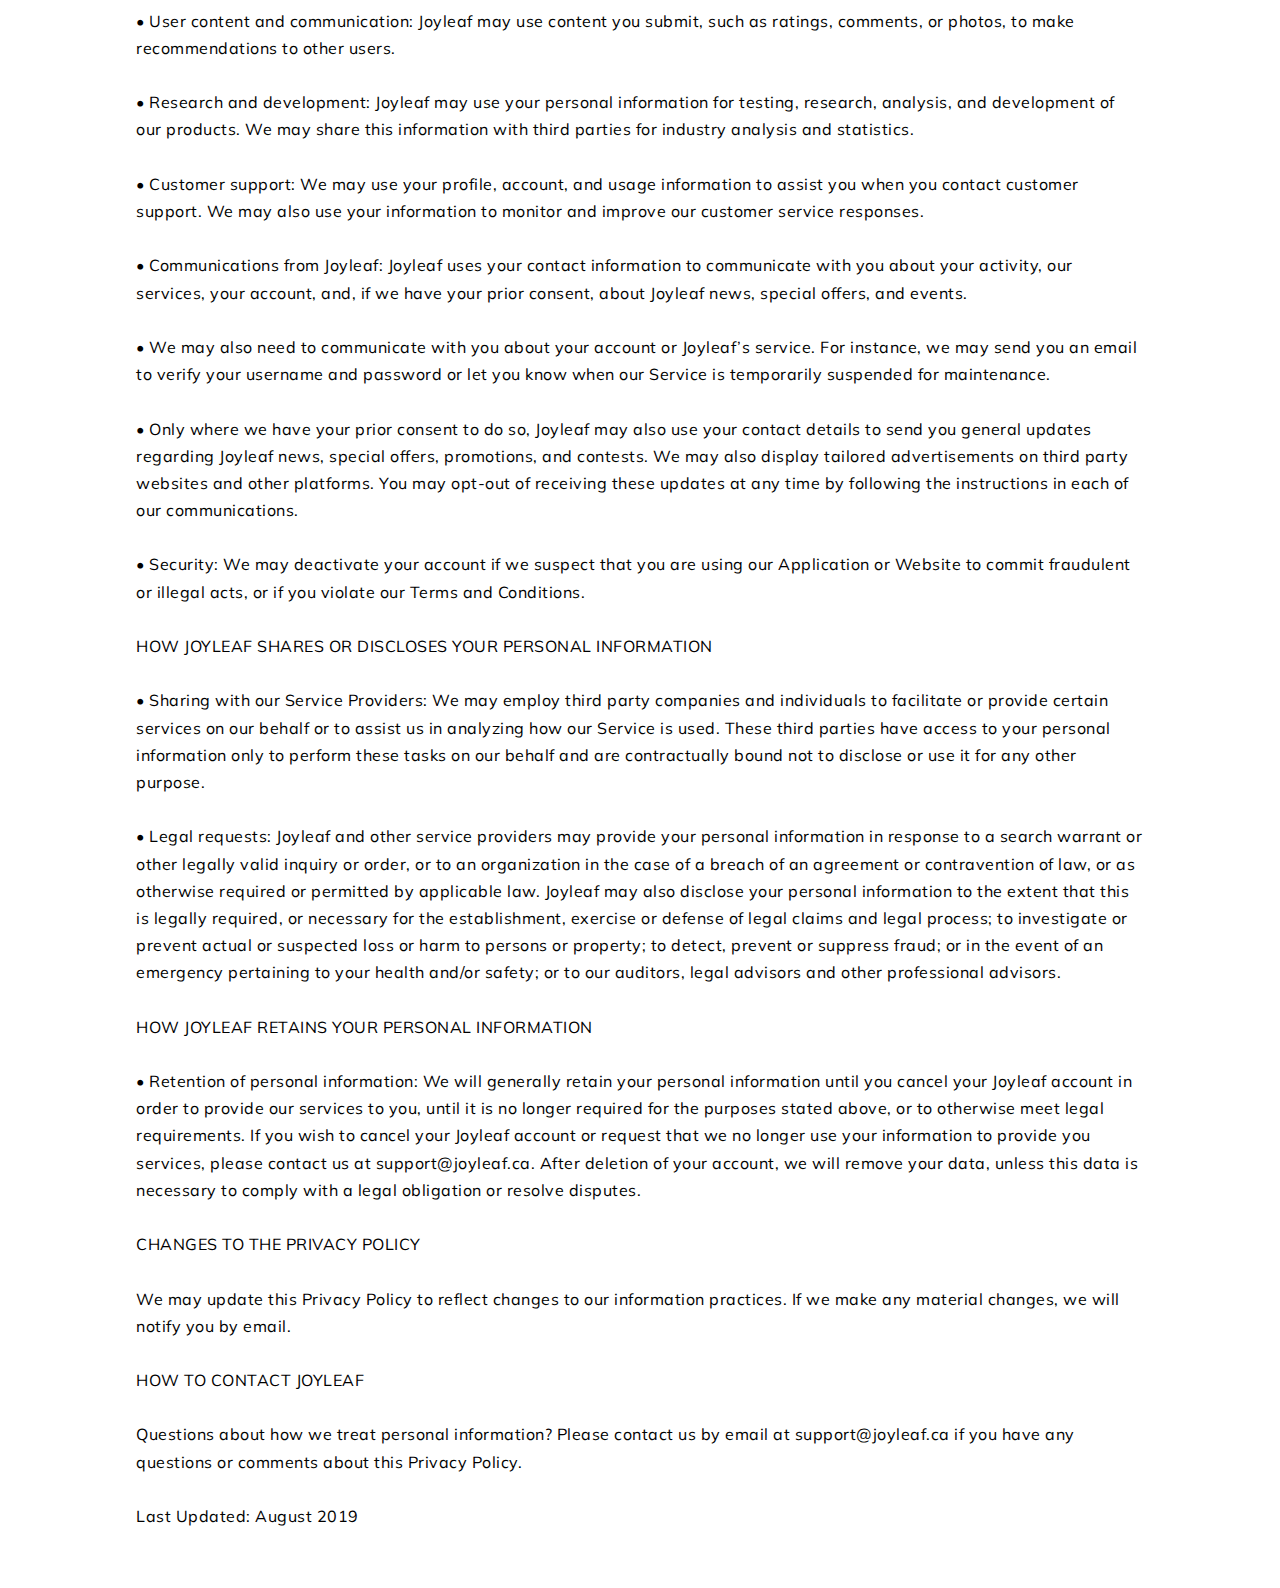
<file: privacy.html>
<!DOCTYPE html>
<html amp>

<head>
    <meta charset="UTF-8">
    <meta http-equiv="X-UA-Compatible" content="IE=edge">

    <meta name="viewport" content="width=device-width, initial-scale=1, minimum-scale=1">
    <link rel="shortcut icon" href="assets/images/icon.png" type="image/x-icon">
    <meta name="description" content="">

    <title>Privacy Policy</title>

    <link rel="canonical" href="privacy">

    <noscript>
        <style amp-boilerplate>
            body {
                -webkit-animation: none;
                -moz-animation: none;
                -ms-animation: none;
                animation: none
            }
        </style>
    </noscript>

    <link href="https://fonts.googleapis.com/css?family=Muli:200,200i,300,300i,400,400i,600,600i,700,700i,800,800i" rel="stylesheet">

    <script async src="https://cdn.ampproject.org/v0.js"></script>
    <script async custom-element="amp-animation" src="https://cdn.ampproject.org/v0/amp-animation-0.1.js"></script>
    <script async custom-element="amp-position-observer" src="https://cdn.ampproject.org/v0/amp-position-observer-0.1.js"></script>
    <script async custom-element="amp-analytics" src="https://cdn.ampproject.org/v0/amp-analytics-0.1.js"></script>
    <script async custom-element="amp-sidebar" src="https://cdn.ampproject.org/v0/amp-sidebar-0.1.js"></script>
    <script async custom-element="amp-lightbox" src="https://cdn.ampproject.org/v0/amp-lightbox-0.1.js"></script>
    <script async custom-element="amp-youtube" src="https://cdn.ampproject.org/v0/amp-youtube-0.1.js"></script>
    <script async custom-element="amp-image-lightbox" src="https://cdn.ampproject.org/v0/amp-image-lightbox-0.1.js"></script>

    <link rel="stylesheet" href="./styles.css">
</head>

<body style="padding-left: 10%; padding-top: 50px; padding-right: 10%; padding-bottom: 50px">
        <p class=MsoNormal><span style='color:#0bc78b; font-weight: 700; mso-color-alt:windowtext;
            background:white'>JOYLEAF’S PRIVACY POLICY</span><span style='background:white'><o:p></o:p></span></p>
            
            <p class=MsoNormal><span style='background:white'><o:p>&nbsp;</o:p></span></p>
            
            <p class=MsoNormal><span lang=EN-US style='mso-fareast-font-family:Calibri;
            mso-fareast-theme-font:minor-latin;mso-ansi-language:EN-US'>Effective August
            2019<o:p></o:p></span></p>
            
            <p class=MsoNormal><span lang=EN-US style='mso-fareast-font-family:Calibri;
            mso-fareast-theme-font:minor-latin;mso-ansi-language:EN-US'><o:p>&nbsp;</o:p></span></p>
            
            <p class=MsoNormal><span lang=EN-US style='mso-fareast-font-family:Calibri;
            mso-fareast-theme-font:minor-latin;mso-ansi-language:EN-US'>This Privacy Policy
            describes the information collected </span><span style='color:black;mso-color-alt:
            windowtext;background:white'>by Joyleaf</span> <span lang=EN-US
            style='mso-fareast-font-family:Calibri;mso-fareast-theme-font:minor-latin;
            mso-ansi-language:EN-US'>and its affiliates, founders and developers </span><span
            style='color:black;mso-color-alt:windowtext;background:white'>(“Us”, “Our”,
            and/or “We”)</span><span lang=EN-US style='mso-fareast-font-family:Calibri;
            mso-fareast-theme-font:minor-latin;mso-ansi-language:EN-US'>, and the manner in
            which we collect, use, disclose and otherwise manage personal information. By
            using </span><span style='color:black;mso-color-alt:windowtext;background:white'>the
            <a name="OLE_LINK1"></a><a name="OLE_LINK2"><span style='mso-bookmark:OLE_LINK1'>Joyleaf
            </span></a>website located at www.joyleaf.ca (the &quot;Website&quot;), the
            Joyleaf mobile application (the “<a name="OLE_LINK3"></a><a name="OLE_LINK4"><span
            style='mso-bookmark:OLE_LINK3'>Application</span></a>”), and all information,
            recommendations, and/or services provided to you on or through the Website and
            the Application (collectively the “Service”)</span><span lang=EN-US
            style='mso-fareast-font-family:Calibri;mso-fareast-theme-font:minor-latin;
            mso-ansi-language:EN-US'>, you accept the practices described in this Privacy
            Policy.<o:p></o:p></span></p>
            
            <p class=MsoNormal><span lang=EN-US style='mso-fareast-font-family:Calibri;
            mso-fareast-theme-font:minor-latin;mso-ansi-language:EN-US'><o:p>&nbsp;</o:p></span></p>
            
            <p class=MsoNormal><span lang=EN-US style='mso-fareast-font-family:Calibri;
            mso-fareast-theme-font:minor-latin;mso-ansi-language:EN-US'>Except as indicated
            below, this Privacy Policy does not address the collection, use, or disclosure
            of information by us or by third parties on any websites or mobile applications
            other than the Website and the </span><span style='color:black;mso-color-alt:
            windowtext;background:white'>Application</span><span lang=EN-US
            style='mso-fareast-font-family:Calibri;mso-fareast-theme-font:minor-latin;
            mso-ansi-language:EN-US'>.<o:p></o:p></span></p>
            
            <p class=MsoNormal><span lang=EN-US style='mso-fareast-font-family:Calibri;
            mso-fareast-theme-font:minor-latin;mso-ansi-language:EN-US'><o:p>&nbsp;</o:p></span></p>
            
            <p class=MsoNormal><span lang=EN-US style='mso-fareast-font-family:Calibri;
            mso-fareast-theme-font:minor-latin;mso-ansi-language:EN-US'>For the purposes of
            UK data protection legislation, </span><span style='color:black;mso-color-alt:
            windowtext;background:white'>Joyleaf </span><span lang=EN-US style='mso-fareast-font-family:
            Calibri;mso-fareast-theme-font:minor-latin;mso-ansi-language:EN-US'>is the data
            controller of your personal information.<o:p></o:p></span></p>
            
            <p class=MsoNormal><span lang=EN-US style='mso-fareast-font-family:Calibri;
            mso-fareast-theme-font:minor-latin;mso-ansi-language:EN-US'><o:p>&nbsp;</o:p></span></p>
            
            <p class=MsoNormal><span lang=EN-US style='mso-fareast-font-family:Calibri;
            mso-fareast-theme-font:minor-latin;mso-ansi-language:EN-US'>DEFINITIONS<o:p></o:p></span></p>
            
            <p class=MsoNormal><span lang=EN-US style='mso-fareast-font-family:Calibri;
            mso-fareast-theme-font:minor-latin;mso-ansi-language:EN-US'><o:p>&nbsp;</o:p></span></p>
            
            <p class=MsoNormal><span lang=EN-US style='mso-fareast-font-family:Calibri;
            mso-fareast-theme-font:minor-latin;mso-ansi-language:EN-US'>• User: A person
            who has signed up and is registered with </span><span style='color:black;
            mso-color-alt:windowtext;background:white'>Joyleaf </span><span lang=EN-US
            style='mso-fareast-font-family:Calibri;mso-fareast-theme-font:minor-latin;
            mso-ansi-language:EN-US'>for the use or potential use of the Service.<o:p></o:p></span></p>
            
            <p class=MsoNormal><span lang=EN-US style='mso-fareast-font-family:Calibri;
            mso-fareast-theme-font:minor-latin;mso-ansi-language:EN-US'><o:p>&nbsp;</o:p></span></p>
            
            <p class=MsoNormal><span lang=EN-US style='mso-fareast-font-family:Calibri;
            mso-fareast-theme-font:minor-latin;mso-ansi-language:EN-US'>THE INFORMATION </span><span
            style='color:black;mso-color-alt:windowtext;background:white'>JOYLEAF </span><span
            lang=EN-US style='mso-fareast-font-family:Calibri;mso-fareast-theme-font:minor-latin;
            mso-ansi-language:EN-US'>MAY COLLECT<o:p></o:p></span></p>
            
            <p class=MsoNormal><span lang=EN-US style='mso-fareast-font-family:Calibri;
            mso-fareast-theme-font:minor-latin;mso-ansi-language:EN-US'><o:p>&nbsp;</o:p></span></p>
            
            <p class=MsoNormal><span style='color:black;mso-color-alt:windowtext;
            background:white'>Joyleaf </span><span lang=EN-US style='mso-fareast-font-family:
            Calibri;mso-fareast-theme-font:minor-latin;mso-ansi-language:EN-US'>collects
            certain personal information to deliver the Service to you, including through
            the Website and </span><span style='color:black;mso-color-alt:windowtext;
            background:white'>Application</span><span lang=EN-US style='mso-fareast-font-family:
            Calibri;mso-fareast-theme-font:minor-latin;mso-ansi-language:EN-US'>. We may
            collect and store the following information:<o:p></o:p></span></p>
            
            <p class=MsoNormal><span lang=EN-US style='mso-fareast-font-family:Calibri;
            mso-fareast-theme-font:minor-latin;mso-ansi-language:EN-US'><o:p>&nbsp;</o:p></span></p>
            
            <p class=MsoNormal><span lang=EN-US style='mso-fareast-font-family:Calibri;
            mso-fareast-theme-font:minor-latin;mso-ansi-language:EN-US'>• Account
            information:&nbsp;</span><span style='color:black;mso-color-alt:windowtext;
            background:white'>Joyleaf </span><span lang=EN-US style='mso-fareast-font-family:
            Calibri;mso-fareast-theme-font:minor-latin;mso-ansi-language:EN-US'>collects
            personal information when you create or update your Joyleaf account. This may
            include&nbsp;your name, email address, country, language, and password. We may
            also ask you about your&nbsp;preferences; for example, your favorite type of
            Cannabis.<o:p></o:p></span></p>
            
            <p class=MsoNormal><span lang=EN-US style='mso-fareast-font-family:Calibri;
            mso-fareast-theme-font:minor-latin;mso-ansi-language:EN-US'><o:p>&nbsp;</o:p></span></p>
            
            <p class=MsoNormal><span lang=EN-US style='mso-fareast-font-family:Calibri;
            mso-fareast-theme-font:minor-latin;mso-ansi-language:EN-US'>• User
            content:&nbsp;We may collect information that you submit when you contact </span><span
            style='color:black;mso-color-alt:windowtext;background:white'>Joyleaf </span><span
            lang=EN-US style='mso-fareast-font-family:Calibri;mso-fareast-theme-font:minor-latin;
            mso-ansi-language:EN-US'>customer support, or any information you submit
            including ratings, tags, compliments, photos, or comments.<o:p></o:p></span></p>
            
            <p class=MsoNormal><span lang=EN-US style='mso-fareast-font-family:Calibri;
            mso-fareast-theme-font:minor-latin;mso-ansi-language:EN-US'><o:p>&nbsp;</o:p></span></p>
            
            <p class=MsoNormal><span lang=EN-US style='mso-fareast-font-family:Calibri;
            mso-fareast-theme-font:minor-latin;mso-ansi-language:EN-US'>• Usage
            information:&nbsp;We collect information about how you interact with our
            Service. This may include information such as: access dates and times, the
            features you use, the pages you view, crashes and other system activity, and
            third-party sites you were interacting with before using our Service.<o:p></o:p></span></p>
            
            <p class=MsoNormal><span lang=EN-US style='mso-fareast-font-family:Calibri;
            mso-fareast-theme-font:minor-latin;mso-ansi-language:EN-US'><o:p>&nbsp;</o:p></span></p>
            
            <p class=MsoNormal><span lang=EN-US style='mso-fareast-font-family:Calibri;
            mso-fareast-theme-font:minor-latin;mso-ansi-language:EN-US'>• Technical
            data:&nbsp;When you use our </span><span style='color:black;mso-color-alt:windowtext;
            background:white'>Application</span><span lang=EN-US style='mso-fareast-font-family:
            Calibri;mso-fareast-theme-font:minor-latin;mso-ansi-language:EN-US'>, we may
            also process technical data such as IP address, Device ID or MAC address, and
            information about the manufacturer, model, settings, and operating system of
            your mobile device. We may also capture your application version. When you
            visit our Website, we may process technical data such as your IP address,
            visited webpages, the internet browser you use, your previous/next visited websites
            and the duration of a visit/session.<o:p></o:p></span></p>
            
            <p class=MsoNormal><span lang=EN-US style='mso-fareast-font-family:Calibri;
            mso-fareast-theme-font:minor-latin;mso-ansi-language:EN-US'><o:p>&nbsp;</o:p></span></p>
            
            <p class=MsoNormal><span lang=EN-US style='mso-fareast-font-family:Calibri;
            mso-fareast-theme-font:minor-latin;mso-ansi-language:EN-US'>HOW </span><span
            style='color:black;mso-color-alt:windowtext;background:white'>JOYLEAF </span><span
            lang=EN-US style='mso-fareast-font-family:Calibri;mso-fareast-theme-font:minor-latin;
            mso-ansi-language:EN-US'>USES THE INFORMATION IT COLLECTS<o:p></o:p></span></p>
            
            <p class=MsoNormal><span lang=EN-US style='mso-fareast-font-family:Calibri;
            mso-fareast-theme-font:minor-latin;mso-ansi-language:EN-US'><o:p>&nbsp;</o:p></span></p>
            
            <p class=MsoNormal><span style='color:black;mso-color-alt:windowtext;
            background:white'>Joyleaf </span><span lang=EN-US style='mso-fareast-font-family:
            Calibri;mso-fareast-theme-font:minor-latin;mso-ansi-language:EN-US'>uses the
            information it collects for the following purposes:<o:p></o:p></span></p>
            
            <p class=MsoNormal><span lang=EN-US style='mso-fareast-font-family:Calibri;
            mso-fareast-theme-font:minor-latin;mso-ansi-language:EN-US'><o:p>&nbsp;</o:p></span></p>
            
            <p class=MsoNormal><span lang=EN-US style='mso-fareast-font-family:Calibri;
            mso-fareast-theme-font:minor-latin;mso-ansi-language:EN-US'>• Provide our
            service to you:&nbsp;</span><span style='color:black;mso-color-alt:windowtext;
            background:white'>Joyleaf </span><span lang=EN-US style='mso-fareast-font-family:
            Calibri;mso-fareast-theme-font:minor-latin;mso-ansi-language:EN-US'>uses the
            information we collect to provide, maintain, personalize, and improve our
            products. We will use your information to:<o:p></o:p></span></p>
            
            <p class=MsoNormal><span lang=EN-US style='mso-fareast-font-family:Calibri;
            mso-fareast-theme-font:minor-latin;mso-ansi-language:EN-US'><o:p>&nbsp;</o:p></span></p>
            
            <p class=MsoNormal><span lang=EN-US style='mso-fareast-font-family:Calibri;
            mso-fareast-theme-font:minor-latin;mso-ansi-language:EN-US'>• Deliver the
            services that you have requested.<o:p></o:p></span></p>
            
            <p class=MsoNormal><span lang=EN-US style='mso-fareast-font-family:Calibri;
            mso-fareast-theme-font:minor-latin;mso-ansi-language:EN-US'><o:p>&nbsp;</o:p></span></p>
            
            <p class=MsoNormal><span lang=EN-US style='mso-fareast-font-family:Calibri;
            mso-fareast-theme-font:minor-latin;mso-ansi-language:EN-US'>• Create and manage
            your account. This may include using your email address to verify your
            identity.<o:p></o:p></span></p>
            
            <p class=MsoNormal><span lang=EN-US style='mso-fareast-font-family:Calibri;
            mso-fareast-theme-font:minor-latin;mso-ansi-language:EN-US'><o:p>&nbsp;</o:p></span></p>
            
            <p class=MsoNormal><span lang=EN-US style='mso-fareast-font-family:Calibri;
            mso-fareast-theme-font:minor-latin;mso-ansi-language:EN-US'>• Enable the
            various features of our product for our legitimate interests where we have
            considered that these are not overridden by your rights. For example,
            personalization or sharing features. Personalization features may include showing
            you recommendations while content features include allowing you to share
            reviews, ratings, tags, and discussions.<o:p></o:p></span></p>
            
            <p class=MsoNormal><span lang=EN-US style='mso-fareast-font-family:Calibri;
            mso-fareast-theme-font:minor-latin;mso-ansi-language:EN-US'><o:p>&nbsp;</o:p></span></p>
            
            <p class=MsoNormal><span lang=EN-US style='mso-fareast-font-family:Calibri;
            mso-fareast-theme-font:minor-latin;mso-ansi-language:EN-US'>• Troubleshoot
            software bugs and operational problems.<o:p></o:p></span></p>
            
            <p class=MsoNormal><span lang=EN-US style='mso-fareast-font-family:Calibri;
            mso-fareast-theme-font:minor-latin;mso-ansi-language:EN-US'><o:p>&nbsp;</o:p></span></p>
            
            <p class=MsoNormal><span lang=EN-US style='mso-fareast-font-family:Calibri;
            mso-fareast-theme-font:minor-latin;mso-ansi-language:EN-US'>• User content and
            communication:&nbsp;</span><span style='color:black;mso-color-alt:windowtext;
            background:white'>Joyleaf </span><span lang=EN-US style='mso-fareast-font-family:
            Calibri;mso-fareast-theme-font:minor-latin;mso-ansi-language:EN-US'>may use
            content you submit, such as ratings, comments, or photos, to make
            recommendations to other users.<o:p></o:p></span></p>
            
            <p class=MsoNormal><span lang=EN-US style='mso-fareast-font-family:Calibri;
            mso-fareast-theme-font:minor-latin;mso-ansi-language:EN-US'><o:p>&nbsp;</o:p></span></p>
            
            <p class=MsoNormal><span lang=EN-US style='mso-fareast-font-family:Calibri;
            mso-fareast-theme-font:minor-latin;mso-ansi-language:EN-US'>• Research and
            development:&nbsp;</span><span style='color:black;mso-color-alt:windowtext;
            background:white'>Joyleaf may </span><span lang=EN-US style='mso-fareast-font-family:
            Calibri;mso-fareast-theme-font:minor-latin;mso-ansi-language:EN-US'>use your
            personal information for testing, research, analysis, and development of our
            products. We may share this information with third parties for industry
            analysis and statistics.<o:p></o:p></span></p>
            
            <p class=MsoNormal><span lang=EN-US style='mso-fareast-font-family:Calibri;
            mso-fareast-theme-font:minor-latin;mso-ansi-language:EN-US'><o:p>&nbsp;</o:p></span></p>
            
            <p class=MsoNormal><span lang=EN-US style='mso-fareast-font-family:Calibri;
            mso-fareast-theme-font:minor-latin;mso-ansi-language:EN-US'>• Customer
            support:&nbsp;We may use your profile, account, and usage information to assist
            you when you contact customer support. We may also use your information to
            monitor and improve our customer service responses.<o:p></o:p></span></p>
            
            <p class=MsoNormal><span lang=EN-US style='mso-fareast-font-family:Calibri;
            mso-fareast-theme-font:minor-latin;mso-ansi-language:EN-US'><o:p>&nbsp;</o:p></span></p>
            
            <p class=MsoNormal><span lang=EN-US style='mso-fareast-font-family:Calibri;
            mso-fareast-theme-font:minor-latin;mso-ansi-language:EN-US'>• Communications
            from </span><span style='color:black;mso-color-alt:windowtext;background:white'>Joyleaf</span><span
            lang=EN-US style='mso-fareast-font-family:Calibri;mso-fareast-theme-font:minor-latin;
            mso-ansi-language:EN-US'>:&nbsp;</span><span style='color:black;mso-color-alt:
            windowtext;background:white'>Joyleaf </span><span lang=EN-US style='mso-fareast-font-family:
            Calibri;mso-fareast-theme-font:minor-latin;mso-ansi-language:EN-US'>uses your
            contact information to communicate with you about your activity, our services,
            your account, and, if we have your prior consent, about </span><span
            style='color:black;mso-color-alt:windowtext;background:white'>Joyleaf </span><span
            lang=EN-US style='mso-fareast-font-family:Calibri;mso-fareast-theme-font:minor-latin;
            mso-ansi-language:EN-US'>news, special offers, and events.<o:p></o:p></span></p>
            
            <p class=MsoNormal><span lang=EN-US style='mso-fareast-font-family:Calibri;
            mso-fareast-theme-font:minor-latin;mso-ansi-language:EN-US'><o:p>&nbsp;</o:p></span></p>
            
            <p class=MsoNormal><span lang=EN-US style='mso-fareast-font-family:Calibri;
            mso-fareast-theme-font:minor-latin;mso-ansi-language:EN-US'>• We may also need
            to communicate with you about your account or </span><span style='color:black;
            mso-color-alt:windowtext;background:white'>Joyleaf’s </span><span lang=EN-US
            style='mso-fareast-font-family:Calibri;mso-fareast-theme-font:minor-latin;
            mso-ansi-language:EN-US'>service. For instance, we may send you an email to
            verify your username and password or let you know when our Service is
            temporarily suspended for maintenance.<o:p></o:p></span></p>
            
            <p class=MsoNormal><span lang=EN-US style='mso-fareast-font-family:Calibri;
            mso-fareast-theme-font:minor-latin;mso-ansi-language:EN-US'><o:p>&nbsp;</o:p></span></p>
            
            <p class=MsoNormal><span lang=EN-US style='mso-fareast-font-family:Calibri;
            mso-fareast-theme-font:minor-latin;mso-ansi-language:EN-US'>• Only where we
            have your prior consent to do so, </span><span style='color:black;mso-color-alt:
            windowtext;background:white'>Joyleaf </span><span lang=EN-US style='mso-fareast-font-family:
            Calibri;mso-fareast-theme-font:minor-latin;mso-ansi-language:EN-US'>may also
            use your contact details to send you general updates regarding </span><span
            style='color:black;mso-color-alt:windowtext;background:white'>Joyleaf </span><span
            lang=EN-US style='mso-fareast-font-family:Calibri;mso-fareast-theme-font:minor-latin;
            mso-ansi-language:EN-US'>news, special offers, promotions, and contests. We may
            also display tailored advertisements on third party websites and other
            platforms. You may opt-out of receiving these updates at any time by following
            the instructions in each of our communications.<o:p></o:p></span></p>
            
            <p class=MsoNormal><span lang=EN-US style='mso-fareast-font-family:Calibri;
            mso-fareast-theme-font:minor-latin;mso-ansi-language:EN-US'><o:p>&nbsp;</o:p></span></p>
            
            <p class=MsoNormal><span lang=EN-US style='mso-fareast-font-family:Calibri;
            mso-fareast-theme-font:minor-latin;mso-ansi-language:EN-US'>• Security:&nbsp;We
            may deactivate your account if we suspect that you are using our </span><span
            style='color:black;mso-color-alt:windowtext;background:white'>Application</span><span
            lang=EN-US style='mso-fareast-font-family:Calibri;mso-fareast-theme-font:minor-latin;
            mso-ansi-language:EN-US'> or Website to commit fraudulent or illegal acts, or
            if you violate our Terms and Conditions. <o:p></o:p></span></p>
            
            <p class=MsoNormal><span lang=EN-US style='mso-fareast-font-family:Calibri;
            mso-fareast-theme-font:minor-latin;mso-ansi-language:EN-US'><o:p>&nbsp;</o:p></span></p>
            
            <p class=MsoNormal><span lang=EN-US style='mso-fareast-font-family:Calibri;
            mso-fareast-theme-font:minor-latin;mso-ansi-language:EN-US'>HOW </span><span
            style='color:black;mso-color-alt:windowtext;background:white'>JOYLEAF </span><span
            lang=EN-US style='mso-fareast-font-family:Calibri;mso-fareast-theme-font:minor-latin;
            mso-ansi-language:EN-US'>SHARES OR DISCLOSES YOUR PERSONAL INFORMATION<o:p></o:p></span></p>
            
            <p class=MsoNormal><span lang=EN-US style='mso-fareast-font-family:Calibri;
            mso-fareast-theme-font:minor-latin;mso-ansi-language:EN-US'><o:p>&nbsp;</o:p></span></p>
            
            <p class=MsoNormal><span lang=EN-US style='mso-fareast-font-family:Calibri;
            mso-fareast-theme-font:minor-latin;mso-ansi-language:EN-US'>• Sharing with our
            Service Providers:&nbsp;We may employ third party companies and individuals to
            facilitate or provide certain services on our behalf or to assist us in
            analyzing how our Service is used. These third parties have access to your
            personal information only to perform these tasks on our behalf and are
            contractually bound not to disclose or use it for any other purpose.<o:p></o:p></span></p>
            
            <p class=MsoNormal><span lang=EN-US style='mso-fareast-font-family:Calibri;
            mso-fareast-theme-font:minor-latin;mso-ansi-language:EN-US'><o:p>&nbsp;</o:p></span></p>
            
            <p class=MsoNormal><span lang=EN-US style='mso-fareast-font-family:Calibri;
            mso-fareast-theme-font:minor-latin;mso-ansi-language:EN-US'>• Legal
            requests:&nbsp;</span><span style='color:black;mso-color-alt:windowtext;
            background:white'>Joyleaf </span><span lang=EN-US style='mso-fareast-font-family:
            Calibri;mso-fareast-theme-font:minor-latin;mso-ansi-language:EN-US'>and other
            service providers may provide your personal information in response to a search
            warrant or other legally valid inquiry or order, or to an organization in the
            case of a breach of an agreement or contravention of law, or as otherwise
            required or permitted by applicable law. </span><span style='color:black;
            mso-color-alt:windowtext;background:white'>Joyleaf </span><span lang=EN-US
            style='mso-fareast-font-family:Calibri;mso-fareast-theme-font:minor-latin;
            mso-ansi-language:EN-US'>may also disclose your personal information to the
            extent that this is legally required, or necessary for the establishment,
            exercise or defense of legal claims and legal process; to investigate or
            prevent actual or suspected loss or harm to persons or property; to detect,
            prevent or suppress fraud; or in the event of an emergency pertaining to your
            health and/or safety; or to our auditors, legal advisors and other professional
            advisors.<o:p></o:p></span></p>
            
            <p class=MsoNormal><span lang=EN-US style='mso-fareast-font-family:Calibri;
            mso-fareast-theme-font:minor-latin;mso-ansi-language:EN-US'><o:p>&nbsp;</o:p></span></p>
            
            <p class=MsoNormal><span lang=EN-US style='mso-fareast-font-family:Calibri;
            mso-fareast-theme-font:minor-latin;mso-ansi-language:EN-US'>HOW </span><span
            style='color:black;mso-color-alt:windowtext;background:white'>JOYLEAF </span><span
            lang=EN-US style='mso-fareast-font-family:Calibri;mso-fareast-theme-font:minor-latin;
            mso-ansi-language:EN-US'>RETAINS YOUR PERSONAL INFORMATION<o:p></o:p></span></p>
            
            <p class=MsoNormal><span lang=EN-US style='mso-fareast-font-family:Calibri;
            mso-fareast-theme-font:minor-latin;mso-ansi-language:EN-US'><o:p>&nbsp;</o:p></span></p>
            
            <p class=MsoNormal><span lang=EN-US style='mso-fareast-font-family:Calibri;
            mso-fareast-theme-font:minor-latin;mso-ansi-language:EN-US'>• Retention of
            personal information:&nbsp;We will generally retain your personal information
            until you cancel your </span><span style='color:black;mso-color-alt:windowtext;
            background:white'>Joyleaf </span><span lang=EN-US style='mso-fareast-font-family:
            Calibri;mso-fareast-theme-font:minor-latin;mso-ansi-language:EN-US'>account in
            order to provide our services to you, until it is no longer required for the
            purposes stated above, or to otherwise meet legal requirements. If you wish to
            cancel your </span><span style='color:black;mso-color-alt:windowtext;
            background:white'>Joyleaf </span><span lang=EN-US style='mso-fareast-font-family:
            Calibri;mso-fareast-theme-font:minor-latin;mso-ansi-language:EN-US'>account or
            request that we no longer use your information to provide you services, please
            contact us at&nbsp;support@joyleaf.ca. After deletion of your account, we will
            remove your data, unless this data is necessary to comply with a legal
            obligation or resolve disputes.<o:p></o:p></span></p>
            
            <p class=MsoNormal><span lang=EN-US style='mso-fareast-font-family:Calibri;
            mso-fareast-theme-font:minor-latin;mso-ansi-language:EN-US'><o:p>&nbsp;</o:p></span></p>
            
            <p class=MsoNormal><span lang=EN-US style='mso-fareast-font-family:Calibri;
            mso-fareast-theme-font:minor-latin;mso-ansi-language:EN-US'>CHANGES TO THE
            PRIVACY POLICY<o:p></o:p></span></p>
            
            <p class=MsoNormal><span lang=EN-US style='mso-fareast-font-family:Calibri;
            mso-fareast-theme-font:minor-latin;mso-ansi-language:EN-US'><o:p>&nbsp;</o:p></span></p>
            
            <p class=MsoNormal><span lang=EN-US style='mso-fareast-font-family:Calibri;
            mso-fareast-theme-font:minor-latin;mso-ansi-language:EN-US'>We may update this
            Privacy Policy to reflect changes to our information practices. If we make any
            material changes, we will notify you by email.<o:p></o:p></span></p>
            
            <p class=MsoNormal><span lang=EN-US style='mso-fareast-font-family:Calibri;
            mso-fareast-theme-font:minor-latin;mso-ansi-language:EN-US'><o:p>&nbsp;</o:p></span></p>
            
            <p class=MsoNormal><span lang=EN-US style='mso-fareast-font-family:Calibri;
            mso-fareast-theme-font:minor-latin;mso-ansi-language:EN-US'>HOW TO CONTACT </span><span
            style='color:black;mso-color-alt:windowtext;background:white'>JOYLEAF</span><span
            lang=EN-US style='mso-fareast-font-family:Calibri;mso-fareast-theme-font:minor-latin;
            mso-ansi-language:EN-US'><o:p></o:p></span></p>
            
            <p class=MsoNormal><span lang=EN-US style='mso-fareast-font-family:Calibri;
            mso-fareast-theme-font:minor-latin;mso-ansi-language:EN-US'><o:p>&nbsp;</o:p></span></p>
            
            <p class=MsoNormal><span lang=EN-US style='mso-fareast-font-family:Calibri;
            mso-fareast-theme-font:minor-latin;mso-ansi-language:EN-US'>Questions about how
            we treat personal information?&nbsp;Please contact us by email
            at&nbsp;support@joyleaf.ca if you have any questions or comments about this
            Privacy Policy.<o:p></o:p></span></p>
            
            <p class=MsoNormal><span lang=EN-US style='mso-fareast-font-family:Calibri;
            mso-fareast-theme-font:minor-latin;mso-ansi-language:EN-US'><o:p>&nbsp;</o:p></span></p>
            
            <p class=MsoNormal><span lang=EN-US style='mso-fareast-font-family:Calibri;
            mso-fareast-theme-font:minor-latin;mso-ansi-language:EN-US'>Last Updated:
            August 2019<o:p></o:p></span></p>
</body>
</html>
</file>
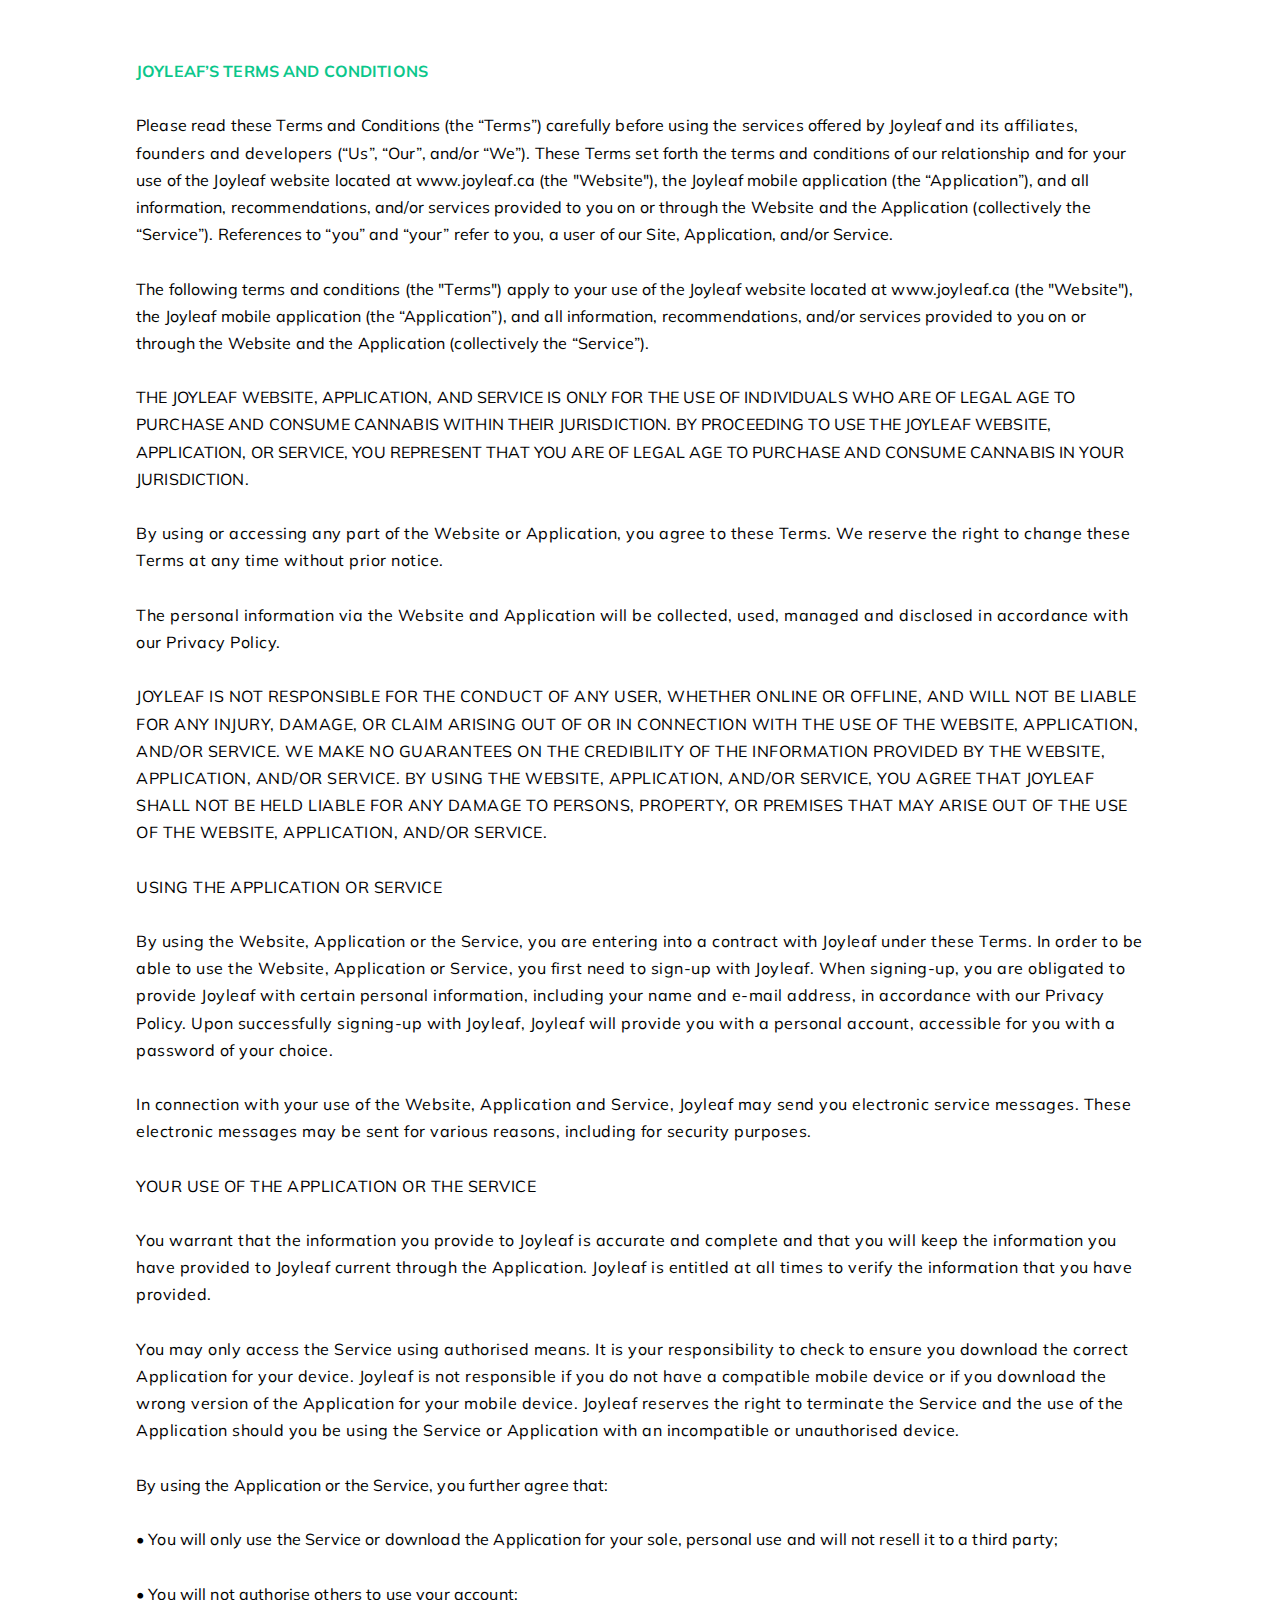
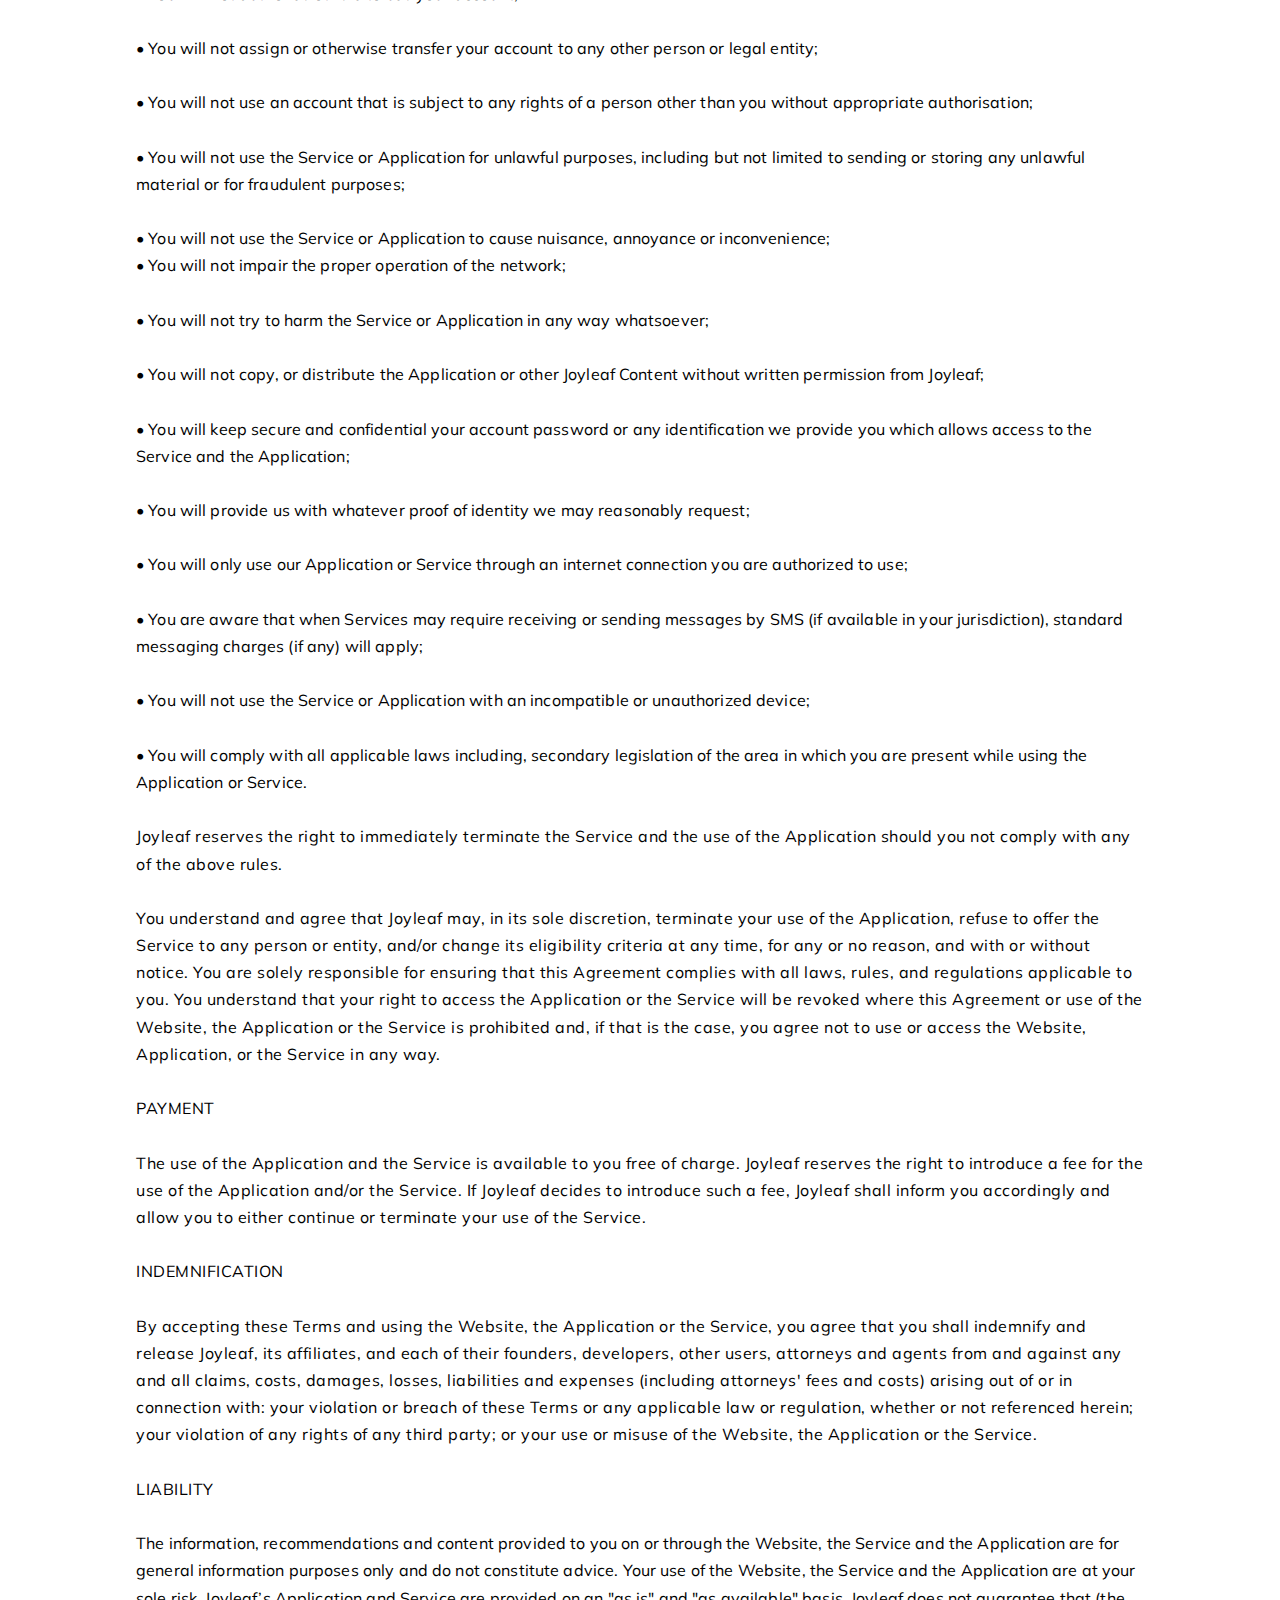
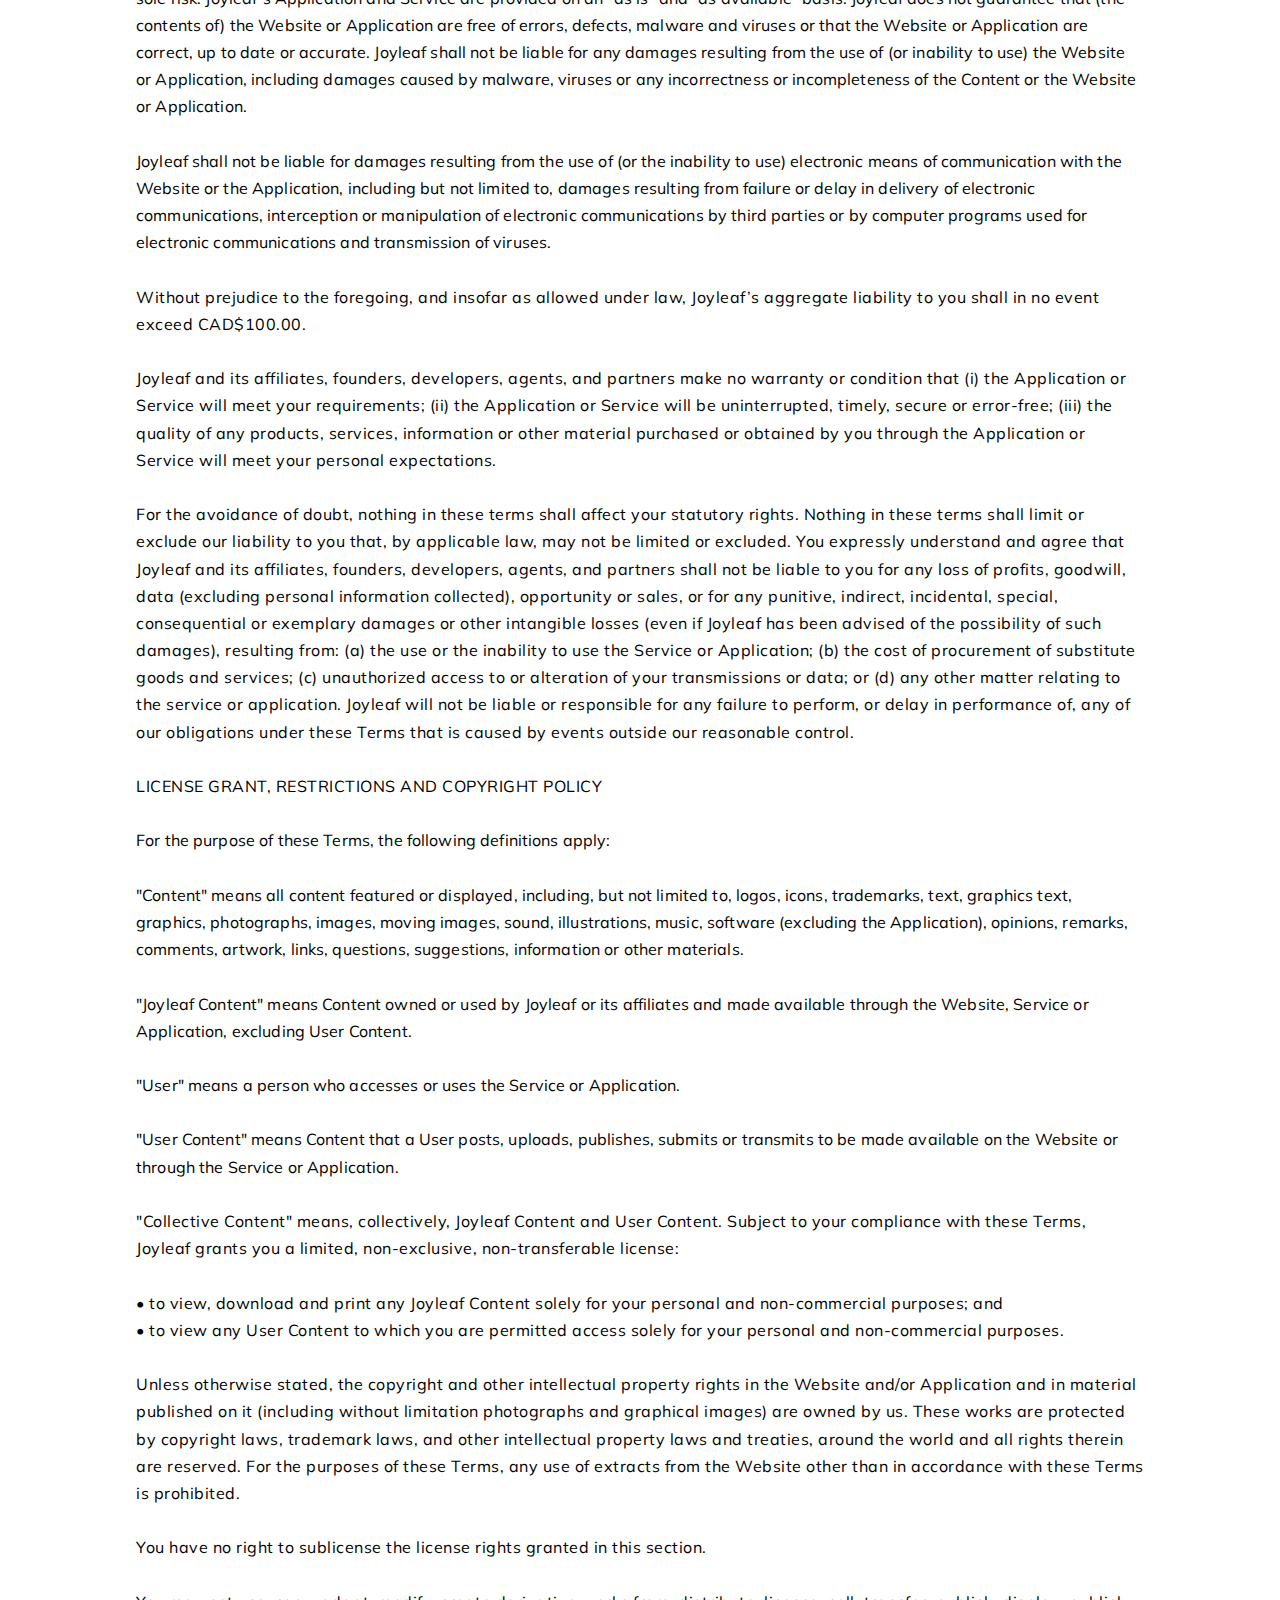
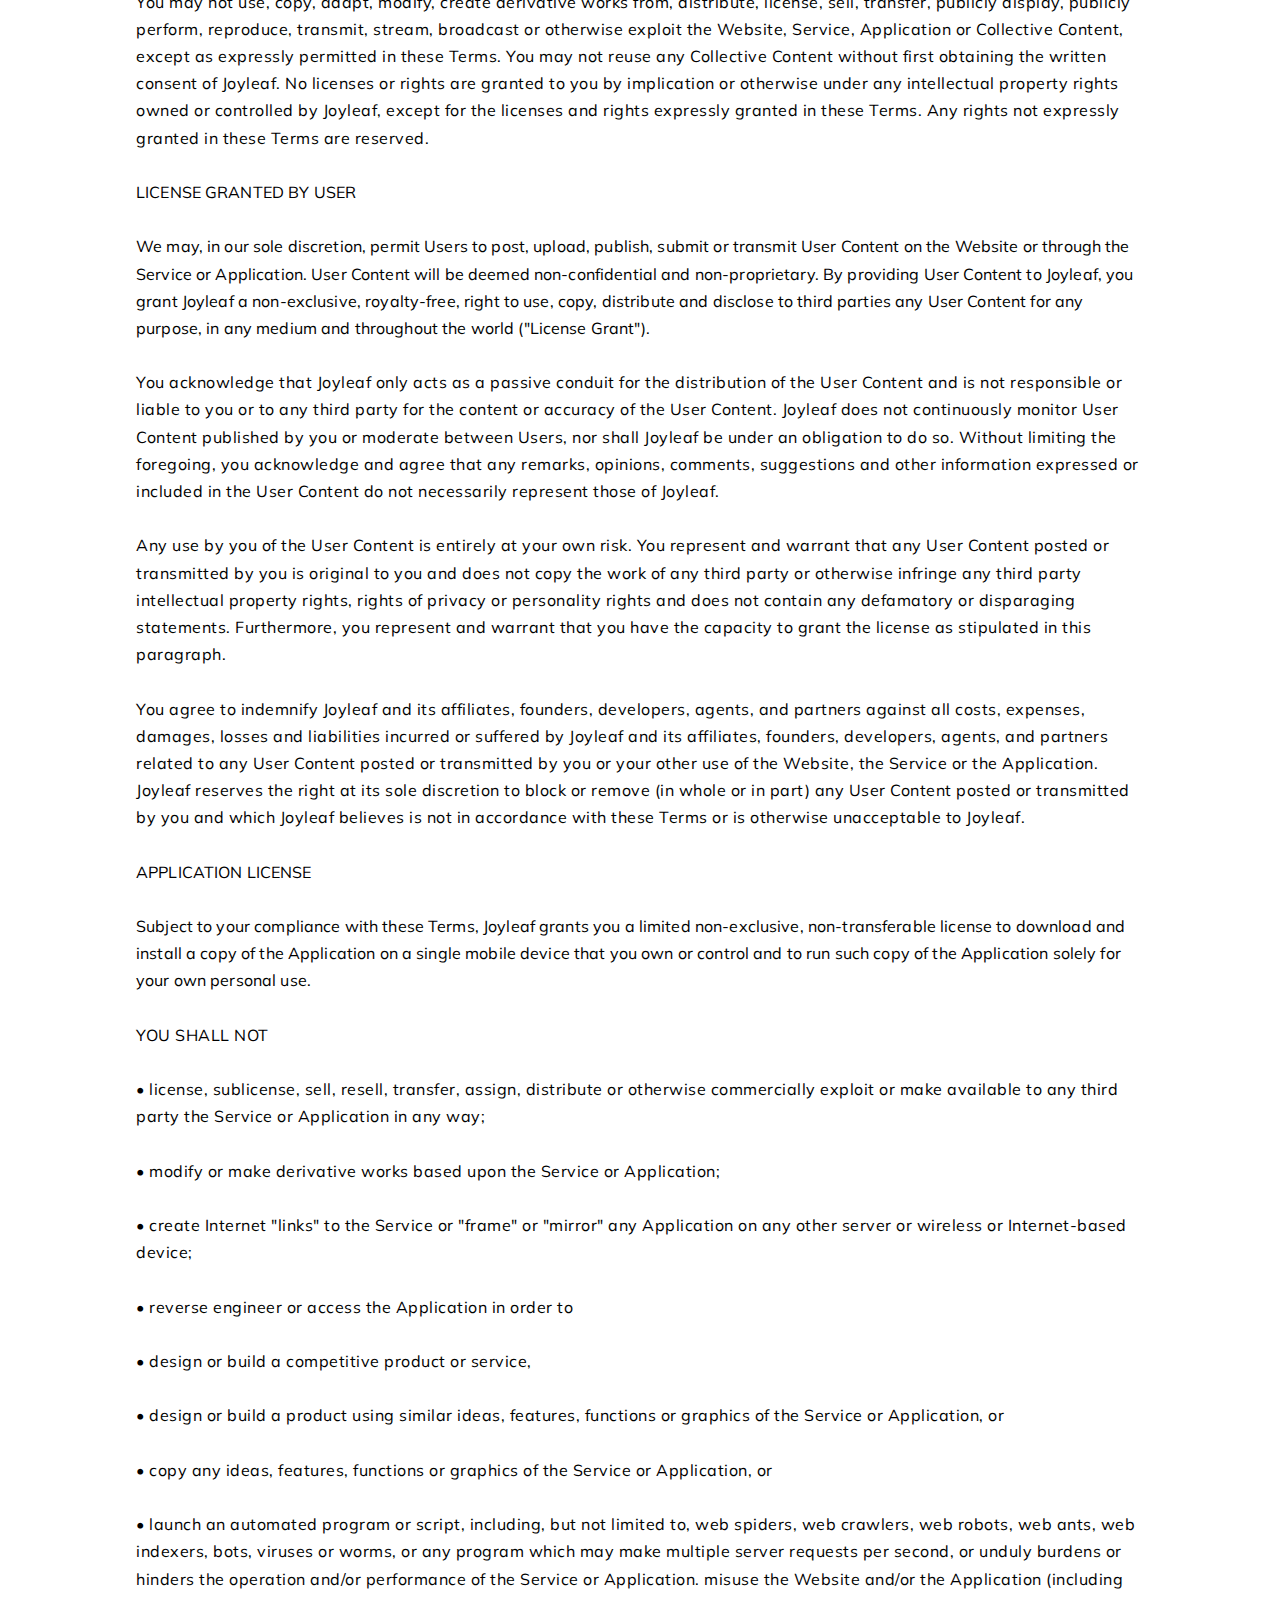
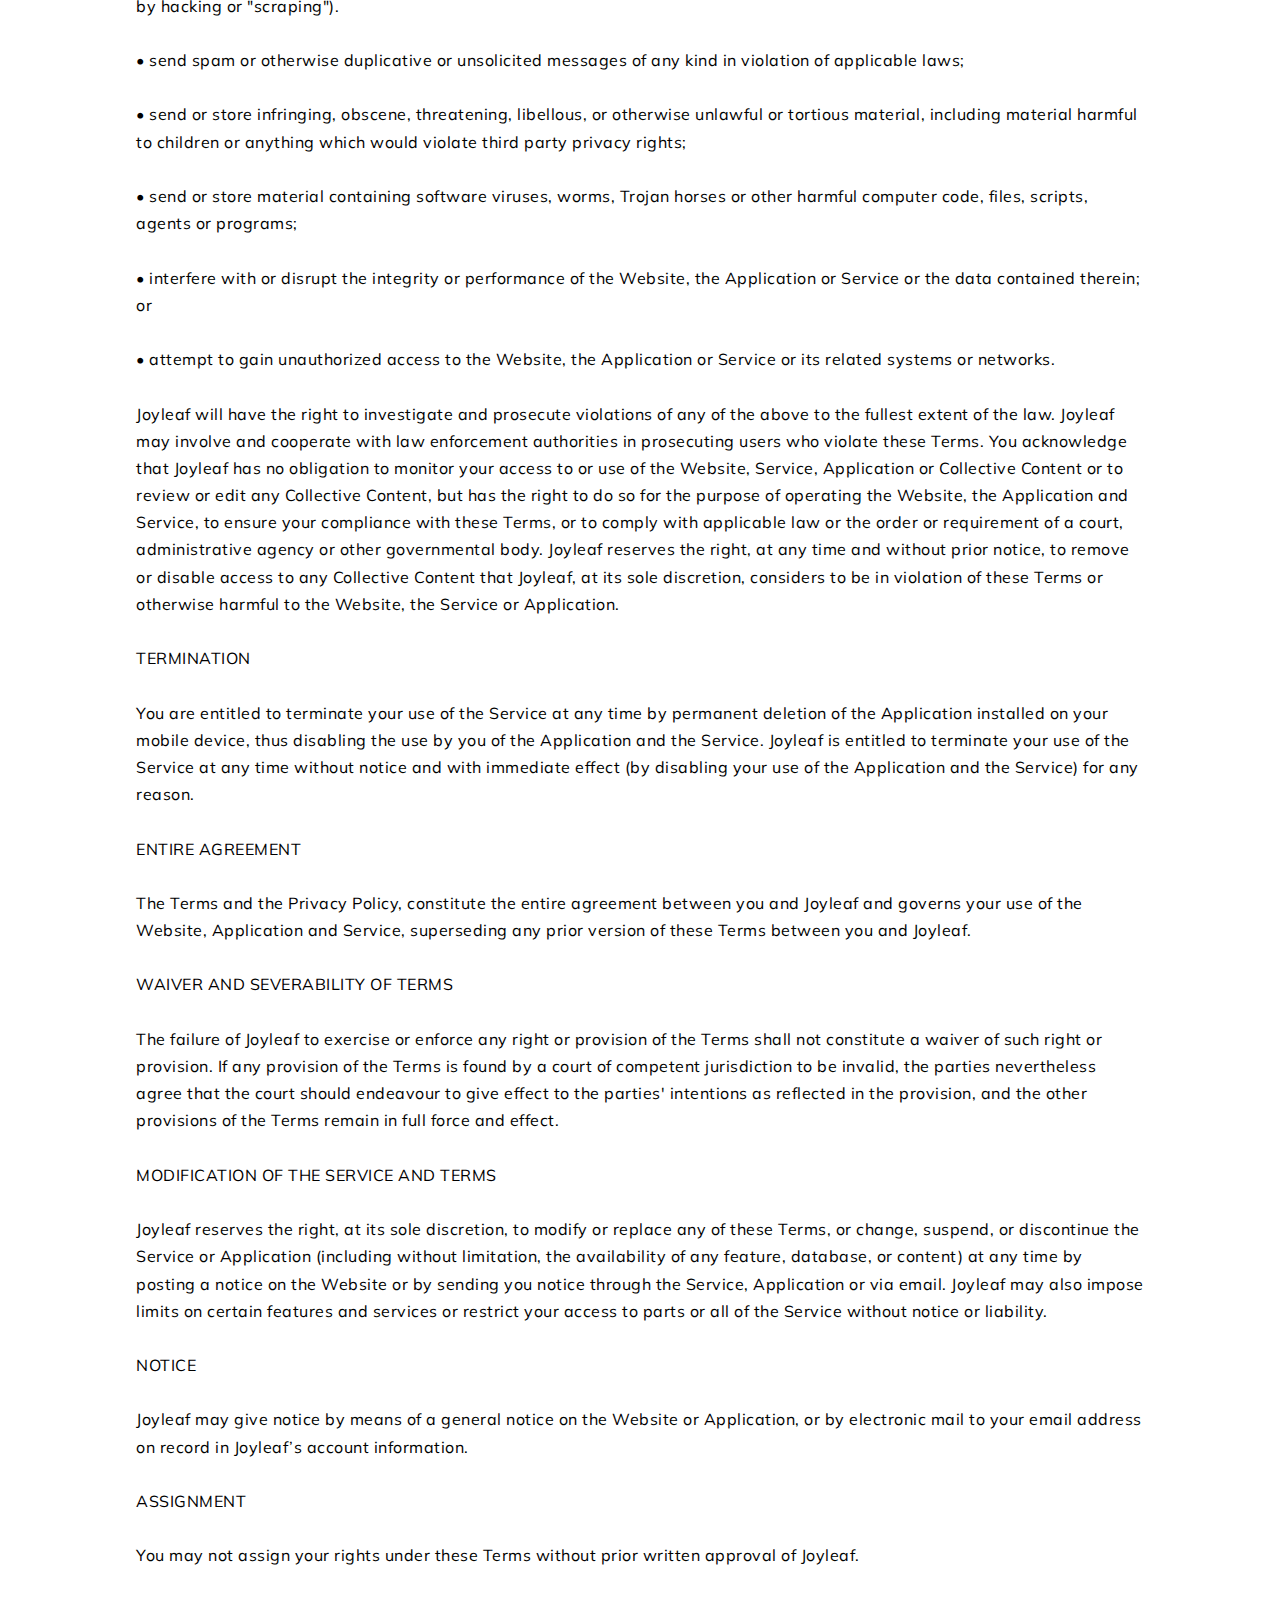
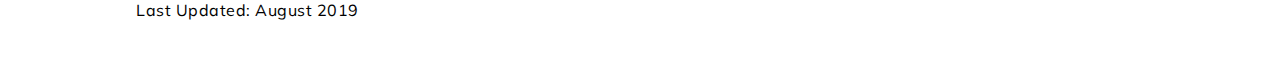
<file: terms.html>
<!DOCTYPE html>
<html amp>

<head>
    <meta charset="UTF-8">
    <meta http-equiv="X-UA-Compatible" content="IE=edge">

    <meta name="viewport" content="width=device-width, initial-scale=1, minimum-scale=1">
    <link rel="shortcut icon" href="assets/images/icon.png" type="image/x-icon">
    <meta name="description" content="">

    <title>Terms and Conditions</title>

    <link rel="canonical" href="terms">

    <noscript>
        <style amp-boilerplate>
            body {
                -webkit-animation: none;
                -moz-animation: none;
                -ms-animation: none;
                animation: none
            }
        </style>
    </noscript>

    <link href="https://fonts.googleapis.com/css?family=Muli:200,200i,300,300i,400,400i,600,600i,700,700i,800,800i" rel="stylesheet">

    <script async src="https://cdn.ampproject.org/v0.js"></script>
    <script async custom-element="amp-animation" src="https://cdn.ampproject.org/v0/amp-animation-0.1.js"></script>
    <script async custom-element="amp-position-observer" src="https://cdn.ampproject.org/v0/amp-position-observer-0.1.js"></script>
    <script async custom-element="amp-analytics" src="https://cdn.ampproject.org/v0/amp-analytics-0.1.js"></script>
    <script async custom-element="amp-sidebar" src="https://cdn.ampproject.org/v0/amp-sidebar-0.1.js"></script>
    <script async custom-element="amp-lightbox" src="https://cdn.ampproject.org/v0/amp-lightbox-0.1.js"></script>
    <script async custom-element="amp-youtube" src="https://cdn.ampproject.org/v0/amp-youtube-0.1.js"></script>
    <script async custom-element="amp-image-lightbox" src="https://cdn.ampproject.org/v0/amp-image-lightbox-0.1.js"></script>

    <link rel="stylesheet" href="./styles.css">
</head>

<body style="padding-left: 10%; padding-top: 50px; padding-right: 10%; padding-bottom: 50px">
        <p class=MsoNormal><span style='color:#0bc78b; font-weight: 700;
            mso-themecolor:text1;letter-spacing:.1pt;background:white'>JOYLEAF’S TERMS AND
            CONDITIONS<o:p></o:p></span></p>
            
            <p class=MsoNormal><span style='color:black;
            mso-themecolor:text1;letter-spacing:.1pt;background:white'><o:p>&nbsp;</o:p></span></p>
            
            <p class=MsoNormal><span style='color:black;
            mso-themecolor:text1;letter-spacing:.1pt;background:white'>Please read these
            Terms and Conditions (the “Terms”) carefully before using the services offered
            by Joyleaf</span><span style='color:black;mso-themecolor:text1;letter-spacing:
            .1pt'> </span><span lang=EN-US style='mso-fareast-font-family:Calibri;
            mso-fareast-theme-font:minor-latin;color:black;mso-themecolor:text1;mso-ansi-language:
            EN-US'>and its affiliates, founders and developers </span><span
            style='color:black;mso-themecolor:text1;letter-spacing:.1pt;background:white'>(“Us”,
            “Our”, and/or “We”). These Terms set forth the terms and conditions of our
            relationship and for your use of the <a name="OLE_LINK2"></a><a name="OLE_LINK1"><span
            style='mso-bookmark:OLE_LINK2'>Joyleaf </span></a>website located at
            www.joyleaf.ca (the &quot;Website&quot;), the Joyleaf mobile application (the “<a
            name="OLE_LINK4"></a><a name="OLE_LINK3"><span style='mso-bookmark:OLE_LINK4'>Application</span></a>”),
            and all information, recommendations, and/or services provided to you on or
            through the Website and the Application (collectively the “Service”).
            References to “you” and “your” refer to you, a user of our Site, Application,
            and/or Service.<o:p></o:p></span></p>
            
            <p class=MsoNormal><span style='color:black;mso-themecolor:text1;letter-spacing:
            .1pt;background:white'><o:p>&nbsp;</o:p></span></p>
            
            <p class=MsoNormal><span style='color:black;mso-themecolor:text1;letter-spacing:
            .1pt;background:white'>The following terms and conditions (the
            &quot;Terms&quot;) apply to your use of the <a name="OLE_LINK23"></a><a
            name="OLE_LINK6"></a><a name="OLE_LINK5"><span style='mso-bookmark:OLE_LINK6'><span
            style='mso-bookmark:OLE_LINK23'>Joyleaf </span></span></a>website located at
            www.joyleaf.ca (the &quot;Website&quot;), the <a name="OLE_LINK8"></a><a
            name="OLE_LINK7"><span style='mso-bookmark:OLE_LINK8'>Joyleaf </span></a>mobile
            application (the “Application”), and all information, recommendations, and/or
            services provided to you on or through the Website and the Application
            (collectively the “Service”).<o:p></o:p></span></p>
            
            <p class=MsoNormal><span style='color:black;mso-themecolor:text1;letter-spacing:
            .1pt;background:white'><o:p>&nbsp;</o:p></span></p>
            
            <p class=MsoNormal><span style='color:black;mso-themecolor:text1;letter-spacing:
            .1pt;background:white'>THE <a name="OLE_LINK11"></a><a name="OLE_LINK10"></a><a
            name="OLE_LINK9"><span style='mso-bookmark:OLE_LINK10'><span style='mso-bookmark:
            OLE_LINK11'>JOYLEAF </span></span></a>WEBSITE, APPLICATION, AND SERVICE IS ONLY
            FOR THE USE OF INDIVIDUALS WHO ARE OF LEGAL AGE TO PURCHASE AND CONSUME
            CANNABIS WITHIN THEIR JURISDICTION. BY PROCEEDING TO USE THE JOYLEAF WEBSITE,
            APPLICATION, OR SERVICE, YOU REPRESENT THAT YOU ARE OF LEGAL AGE TO PURCHASE
            AND CONSUME CANNABIS IN YOUR JURISDICTION.<o:p></o:p></span></p>
            
            <p class=MsoNormal><span style='color:black;mso-themecolor:text1;letter-spacing:
            .1pt;background:white'><o:p>&nbsp;</o:p></span></p>
            
            <p class=MsoNormal>By using or accessing any part of the Website or
            Application, you agree to these Terms. We reserve the right to change these
            Terms at any time without prior notice.</p>
            
            <p class=MsoNormal><o:p>&nbsp;</o:p></p>
            
            <p class=MsoNormal>The personal information via the Website and Application
            will be collected, used, managed and disclosed in accordance with
            our&nbsp;Privacy Policy.</p>
            
            <p class=MsoNormal><o:p>&nbsp;</o:p></p>
            
            <p class=MsoNormal><a name="OLE_LINK18"></a><a name="OLE_LINK13"></a><a
            name="OLE_LINK12"><span style='mso-bookmark:OLE_LINK13'><span style='mso-bookmark:
            OLE_LINK18'><span style='color:black;mso-color-alt:windowtext;background:white'>JOYLEAF
            </span></span></span></a><span style='color:black;mso-color-alt:windowtext;
            background:white'>IS NOT RESPONSIBLE FOR THE CONDUCT OF ANY USER, WHETHER
            ONLINE OR OFFLINE, AND WILL NOT BE LIABLE FOR ANY INJURY, DAMAGE, OR CLAIM
            ARISING OUT OF OR IN CONNECTION WITH THE USE OF THE WEBSITE, APPLICATION,
            AND/OR SERVICE. </span>WE MAKE NO GUARANTEES ON THE CREDIBILITY OF THE
            INFORMATION PROVIDED BY <span style='color:black;mso-color-alt:windowtext;
            background:white'>THE WEBSITE, APPLICATION, AND/OR SERVICE</span>.<span
            style='color:black;mso-color-alt:windowtext;background:white'> BY USING THE
            WEBSITE, APPLICATION, AND/OR SERVICE, YOU AGREE THAT JOYLEAF SHALL NOT BE HELD
            LIABLE FOR ANY DAMAGE TO PERSONS, PROPERTY, OR PREMISES THAT MAY ARISE OUT OF <a
            name="OLE_LINK15"></a><a name="OLE_LINK14"><span style='mso-bookmark:OLE_LINK15'>THE
            USE OF THE WEBSITE, APPLICATION, AND/OR SERVICE</span></a></span><span
            style='mso-bookmark:OLE_LINK15'></span><span style='mso-bookmark:OLE_LINK14'></span>.</p>
            
            <p class=MsoNormal><o:p>&nbsp;</o:p></p>
            
            <p class=MsoNormal><span style='color:black;mso-color-alt:windowtext;
            background:white'>USING THE APPLICATION OR SERVICE</span></p>
            
            <p class=MsoNormal><span style='background:white'><o:p>&nbsp;</o:p></span></p>
            
            <p class=MsoNormal><span style='color:black;mso-color-alt:windowtext;
            background:white'>By using the Website, Application or the Service, you are
            entering into a contract with Joyleaf under these Terms. In order to be able to
            use the Website, Application or Service, you first need to sign-up with Joyleaf.
            When signing-up, you are obligated to provide Joyleaf with certain personal
            information, including your name and e-mail address, in accordance with our
            Privacy Policy. Upon successfully signing-up with Joyleaf, Joyleaf will provide
            you with a personal account, accessible for you with a password of your choice.
            </span><span style='background:white'><o:p></o:p></span></p>
            
            <p class=MsoNormal><span style='background:white'><o:p>&nbsp;</o:p></span></p>
            
            <p class=MsoNormal><span style='color:black;mso-color-alt:windowtext;
            background:white'>In connection with your use of the Website, Application and
            Service, Joyleaf may send you&nbsp;electronic service messages. These
            electronic messages may be sent for various reasons, including for security
            purposes.</span><span style='background:white'><o:p></o:p></span></p>
            
            <p class=MsoNormal><span style='background:white'><o:p>&nbsp;</o:p></span></p>
            
            <p class=MsoNormal><span style='color:black;mso-color-alt:windowtext;
            background:white'>YOUR USE OF THE APPLICATION OR THE SERVICE</span></p>
            
            <p class=MsoNormal><o:p>&nbsp;</o:p></p>
            
            <p class=MsoNormal><span style='color:black;mso-color-alt:windowtext;
            background:white'>You warrant that the information you provide to Joyleaf is
            accurate and complete and that you will keep the information you have provided
            to Joyleaf current through the Application. Joyleaf is entitled at all times to
            verify the information that you have provided.</span><span style='background:
            white'><o:p></o:p></span></p>
            
            <p class=MsoNormal><span style='background:white'><o:p>&nbsp;</o:p></span></p>
            
            <p class=MsoNormal><span style='color:black;mso-color-alt:windowtext;
            background:white'>You may only access the Service using authorised means. It is
            your responsibility to check to ensure you download the correct Application for
            your device. Joyleaf is not responsible if you do not have a compatible mobile
            device or if you download the wrong version of the Application for your mobile
            device. Joyleaf reserves the right to terminate the Service and the use of the
            Application should you be using the Service or Application with an incompatible
            or unauthorised device.</span><span style='background:white'><o:p></o:p></span></p>
            
            <p class=MsoNormal><span style='color:black;mso-themecolor:text1;letter-spacing:
            .1pt;background:white'><o:p>&nbsp;</o:p></span></p>
            
            <p class=MsoNormal><span style='color:black;mso-themecolor:text1;letter-spacing:
            .1pt;background:white'>By using the Application or the Service, you further
            agree that:</span><span style='color:black;mso-themecolor:text1'><o:p></o:p></span></p>
            
            <p class=MsoNormal><span style='color:black;mso-themecolor:text1'><o:p>&nbsp;</o:p></span></p>
            
            <p class=MsoNormal><span style='color:black;mso-themecolor:text1;letter-spacing:
            .1pt'>• You will only use the Service or download the Application for your
            sole, personal use and will not resell it to a third party;<o:p></o:p></span></p>
            
            <p class=MsoNormal><span style='color:black;mso-themecolor:text1;letter-spacing:
            .1pt'><o:p>&nbsp;</o:p></span></p>
            
            <p class=MsoNormal><span style='color:black;mso-themecolor:text1;letter-spacing:
            .1pt'>• You will not authorise others to use your account;&nbsp;<o:p></o:p></span></p>
            
            <p class=MsoNormal><span style='color:black;mso-themecolor:text1;letter-spacing:
            .1pt'><o:p>&nbsp;</o:p></span></p>
            
            <p class=MsoNormal><span style='color:black;mso-themecolor:text1;letter-spacing:
            .1pt'>• You will not assign or otherwise transfer your account to any other
            person or legal entity;<o:p></o:p></span></p>
            
            <p class=MsoNormal><span style='color:black;mso-themecolor:text1;letter-spacing:
            .1pt'><o:p>&nbsp;</o:p></span></p>
            
            <p class=MsoNormal><span style='color:black;mso-themecolor:text1;letter-spacing:
            .1pt'>• You will not use an account that is subject to any rights of a person
            other than you without appropriate authorisation;<o:p></o:p></span></p>
            
            <p class=MsoNormal><span style='color:black;mso-themecolor:text1;letter-spacing:
            .1pt'><o:p>&nbsp;</o:p></span></p>
            
            <p class=MsoNormal><span style='color:black;mso-themecolor:text1;letter-spacing:
            .1pt'>• You will not use the Service or Application for unlawful purposes,
            including but not limited to sending or storing any unlawful material or for
            fraudulent purposes;<o:p></o:p></span></p>
            
            <p class=MsoNormal><span style='color:black;mso-themecolor:text1;letter-spacing:
            .1pt'><o:p>&nbsp;</o:p></span></p>
            
            <p class=MsoNormal><span style='color:black;mso-themecolor:text1;letter-spacing:
            .1pt'>• You will not use the Service or Application to cause nuisance,
            annoyance or inconvenience;&nbsp;<o:p></o:p></span></p>
            
            <p class=MsoNormal><span style='color:black;mso-themecolor:text1;letter-spacing:
            .1pt'>• You will not impair the proper operation of the network;<o:p></o:p></span></p>
            
            <p class=MsoNormal><span style='color:black;mso-themecolor:text1;letter-spacing:
            .1pt'><o:p>&nbsp;</o:p></span></p>
            
            <p class=MsoNormal><span style='color:black;mso-themecolor:text1;letter-spacing:
            .1pt'>• You will not try to harm the Service or Application in any way
            whatsoever;<o:p></o:p></span></p>
            
            <p class=MsoNormal><span style='color:black;mso-themecolor:text1;letter-spacing:
            .1pt'><o:p>&nbsp;</o:p></span></p>
            
            <p class=MsoNormal><span style='color:black;mso-themecolor:text1;letter-spacing:
            .1pt'>• You will not copy, or distribute the Application or other <span
            style='background:white'>Joyleaf </span>Content without written permission from
            <span style='background:white'>Joyleaf</span>;<o:p></o:p></span></p>
            
            <p class=MsoNormal><span style='color:black;mso-themecolor:text1;letter-spacing:
            .1pt'><o:p>&nbsp;</o:p></span></p>
            
            <p class=MsoNormal><span style='color:black;mso-themecolor:text1;letter-spacing:
            .1pt'>• You will keep secure and confidential your account password or any
            identification we provide you which allows access to the Service and the
            Application;<o:p></o:p></span></p>
            
            <p class=MsoNormal><span style='color:black;mso-themecolor:text1;letter-spacing:
            .1pt'><o:p>&nbsp;</o:p></span></p>
            
            <p class=MsoNormal><span style='color:black;mso-themecolor:text1;letter-spacing:
            .1pt'>• You will provide us with whatever proof of identity we may reasonably
            request;<o:p></o:p></span></p>
            
            <p class=MsoNormal><span style='color:black;mso-themecolor:text1;letter-spacing:
            .1pt'><o:p>&nbsp;</o:p></span></p>
            
            <p class=MsoNormal><span style='color:black;mso-themecolor:text1;letter-spacing:
            .1pt'>• You will only use our Application or Service through an internet
            connection you are authorized to use;<o:p></o:p></span></p>
            
            <p class=MsoNormal><span style='color:black;mso-themecolor:text1;letter-spacing:
            .1pt'><o:p>&nbsp;</o:p></span></p>
            
            <p class=MsoNormal><span style='color:black;mso-themecolor:text1;letter-spacing:
            .1pt'>• You are aware that when Services may require receiving or sending
            messages by SMS (if available in your jurisdiction), standard messaging charges
            (if any) will apply;<o:p></o:p></span></p>
            
            <p class=MsoNormal><span style='color:black;mso-themecolor:text1;letter-spacing:
            .1pt'><o:p>&nbsp;</o:p></span></p>
            
            <p class=MsoNormal><span style='color:black;mso-themecolor:text1;letter-spacing:
            .1pt'>• You will not use the Service or Application with an incompatible or
            unauthorized device;<o:p></o:p></span></p>
            
            <p class=MsoNormal><span style='color:black;mso-themecolor:text1;letter-spacing:
            .1pt'><o:p>&nbsp;</o:p></span></p>
            
            <p class=MsoNormal><span style='color:black;mso-themecolor:text1;letter-spacing:
            .1pt'>• You will comply with all applicable laws including, secondary
            legislation of the area in which you are present while using the Application or
            Service.<o:p></o:p></span></p>
            
            <p class=MsoNormal><span style='color:black;mso-themecolor:text1;letter-spacing:
            .1pt'><o:p>&nbsp;</o:p></span></p>
            
            <p class=MsoNormal><span style='color:black;mso-color-alt:windowtext;
            background:white'>Joyleaf reserves the right to immediately terminate the
            Service and the use of the Application should you not comply with any of the
            above rules.</span><span style='background:white'><o:p></o:p></span></p>
            
            <p class=MsoNormal><o:p>&nbsp;</o:p></p>
            
            <p class=MsoNormal><span style='color:black;mso-color-alt:windowtext;
            background:white'>You understand and agree that Joyleaf may, in its sole
            discretion, terminate your use of the Application, refuse to offer the Service
            to any person or entity, and/or change its eligibility criteria at any time,
            for any or no reason, and with or without notice. You are solely responsible
            for ensuring that this Agreement complies with all laws, rules, and regulations
            applicable to you. You understand that your right to access the Application or
            the Service will be revoked where this Agreement or use of the Website, the
            Application or the Service is prohibited and, if that is the case, you agree
            not to use or access the Website, Application, or the Service in any way.</span><span
            style='background:white'><o:p></o:p></span></p>
            
            <p class=MsoNormal><span style='background:white'><o:p>&nbsp;</o:p></span></p>
            
            <p class=MsoNormal>PAYMENT</p>
            
            <p class=MsoNormal><o:p>&nbsp;</o:p></p>
            
            <p class=MsoNormal>The use of the Application and the Service is available to
            you free of charge. <span style='color:black;mso-color-alt:windowtext;
            background:white'>Joyleaf </span>reserves the right to introduce a fee for the
            use of the Application and/or the Service. If <span style='color:black;
            mso-color-alt:windowtext;background:white'>Joyleaf </span>decides to introduce
            such a fee, <span style='color:black;mso-color-alt:windowtext;background:white'>Joyleaf
            </span>shall inform you accordingly and allow you to either continue or
            terminate your use of the Service.</p>
            
            <p class=MsoNormal><o:p>&nbsp;</o:p></p>
            
            <p class=MsoNormal>INDEMNIFICATION</p>
            
            <p class=MsoNormal><o:p>&nbsp;</o:p></p>
            
            <p class=MsoNormal>By accepting these Terms and using the Website, the
            Application or the Service, you agree that you shall indemnify and release <span
            style='color:black;mso-color-alt:windowtext;background:white'>Joyleaf</span><span
            lang=EN-US style='mso-fareast-font-family:Calibri;mso-fareast-theme-font:minor-latin;
            mso-ansi-language:EN-US'>, its affiliates, and each of their founders, developers,
            other users, attorneys and agents</span> from and against any and all claims,
            costs, damages, losses, liabilities and expenses (including attorneys' fees and
            costs) arising out of or in connection with: your violation or breach of these
            Terms or any applicable law or regulation, whether or not referenced herein;
            your violation of any rights of any third party; or your use or misuse of the
            Website, the Application or the Service.</p>
            
            <p class=MsoNormal><o:p>&nbsp;</o:p></p>
            
            <p class=MsoNormal>LIABILITY</p>
            
            <p class=MsoNormal><o:p>&nbsp;</o:p></p>
            
            <p class=MsoNormal><span style='color:black;mso-themecolor:text1;letter-spacing:
            .1pt'>The information, recommendations and content provided to you on or
            through the Website, the Service and the Application are for general
            information purposes only and do not constitute advice. Your use of the
            Website, the Service and the Application are at your sole risk. <span
            style='background:white'>Joyleaf’s</span> Application and Service are provided
            on an &quot;as is&quot; and &quot;as available&quot; basis. <span
            style='background:white'>Joyleaf</span> does not guarantee that (the contents
            of) the Website or Application are free of errors, defects, malware and viruses
            or that the Website or Application are correct, up to date or accurate. <span
            style='background:white'>Joyleaf</span> shall not be liable for any damages
            resulting from the use of (or inability to use) the Website or Application,
            including damages caused by malware, viruses or any incorrectness or
            incompleteness of the Content or the Website or Application.<o:p></o:p></span></p>
            
            <p class=MsoNormal><span style='color:black;mso-themecolor:text1;letter-spacing:
            .1pt'><o:p>&nbsp;</o:p></span></p>
            
            <p class=MsoNormal><span style='color:black;mso-themecolor:text1;letter-spacing:
            .1pt;background:white'>Joyleaf</span><span style='color:black;mso-themecolor:
            text1;letter-spacing:.1pt'> <span style='background:white'>shall not be liable
            for damages resulting from the use of (or the inability to use) electronic
            means of communication with the Website or the Application, including but not
            limited to, damages resulting from failure or delay in delivery of electronic
            communications, interception or manipulation of electronic communications by
            third parties or by computer programs used for electronic communications and
            transmission of viruses.</span></span><span style='color:black;mso-themecolor:
            text1'><o:p></o:p></span></p>
            
            <p class=MsoNormal><span style='color:black;mso-themecolor:text1'><o:p>&nbsp;</o:p></span></p>
            
            <p class=MsoNormal><span style='color:black;mso-color-alt:windowtext;
            background:white'>Without prejudice to the foregoing, and insofar as allowed
            under law, Joyleaf</span>’s <span style='color:black;mso-color-alt:windowtext;
            background:white'>aggregate liability to you shall in no event exceed
            CAD$100.00.</span><span style='background:white'><o:p></o:p></span></p>
            
            <p class=MsoNormal><span style='background:white'><o:p>&nbsp;</o:p></span></p>
            
            <p class=MsoNormal><span style='color:black;mso-color-alt:windowtext;
            background:white'>Joyleaf</span> <span lang=EN-US style='mso-fareast-font-family:
            Calibri;mso-fareast-theme-font:minor-latin;mso-ansi-language:EN-US'>and its
            affiliates, founders, developers, agents, and partners</span><span
            style='color:black;mso-color-alt:windowtext;background:white'> make no warranty
            or condition that (i) the Application or Service will meet your requirements;
            (ii) the Application or Service will be uninterrupted, timely, secure or
            error-free; (iii) the quality of any products, services, information or other
            material purchased or obtained by you through the Application or Service will
            meet your personal expectations.</span><span style='background:white'><o:p></o:p></span></p>
            
            <p class=MsoNormal><span style='background:white'><o:p>&nbsp;</o:p></span></p>
            
            <p class=MsoNormal><span style='color:black;mso-color-alt:windowtext;
            background:white'>For the avoidance of doubt, nothing in these terms shall
            affect your statutory rights. Nothing in these terms shall limit or exclude our
            liability to you that, by applicable law, may not be limited or excluded. You
            expressly understand and agree that Joyleaf</span> <span lang=EN-US
            style='mso-fareast-font-family:Calibri;mso-fareast-theme-font:minor-latin;
            mso-ansi-language:EN-US'>and its affiliates, founders, developers, agents, and
            partners</span><span style='color:black;mso-color-alt:windowtext;background:
            white'> shall not be liable to you for any loss of profits, goodwill, data
            (excluding personal information collected), opportunity or sales, or for any
            punitive, indirect, incidental, special, consequential or exemplary damages or
            other intangible losses (even if Joyleaf</span> <span style='color:black;
            mso-color-alt:windowtext;background:white'>has been advised of the possibility
            of such damages), resulting from: (a) the use or the inability to use the
            Service or Application; (b) the cost of procurement of substitute goods and
            services; (c) unauthorized access to or alteration of your transmissions or data;
            or (d) any other matter relating to the service or application. Joyleaf</span> <span
            style='color:black;mso-color-alt:windowtext;background:white'>will not be
            liable or responsible for any failure to perform, or delay in performance of,
            any of our obligations under these Terms that is caused by events outside our reasonable
            control.</span><span style='background:white'><o:p></o:p></span></p>
            
            <p class=MsoNormal><span style='background:white'><o:p>&nbsp;</o:p></span></p>
            
            <p class=MsoNormal><span style='color:black;mso-color-alt:windowtext;
            background:white'>LICENSE GRANT, RESTRICTIONS AND COPYRIGHT POLICY</span></p>
            
            <p class=MsoNormal><span style='color:black;mso-themecolor:text1'><o:p>&nbsp;</o:p></span></p>
            
            <p class=MsoNormal><span style='color:black;mso-themecolor:text1;letter-spacing:
            .1pt'>For the purpose of these Terms, the following definitions apply:<o:p></o:p></span></p>
            
            <p class=MsoNormal><span style='color:black;mso-themecolor:text1;letter-spacing:
            .1pt'><o:p>&nbsp;</o:p></span></p>
            
            <p class=MsoNormal><span style='color:black;mso-themecolor:text1;letter-spacing:
            .1pt'>&quot;Content&quot; means all content featured or displayed, including,
            but not limited to, logos, icons, trademarks, text, graphics text, graphics,
            photographs, images, moving images, sound, illustrations, music, software
            (excluding the Application), opinions, remarks, comments, artwork, links,
            questions, suggestions, information or other materials.<o:p></o:p></span></p>
            
            <p class=MsoNormal><span style='color:black;mso-themecolor:text1;letter-spacing:
            .1pt'><o:p>&nbsp;</o:p></span></p>
            
            <p class=MsoNormal><span style='color:black;mso-themecolor:text1;letter-spacing:
            .1pt;background:white'>&quot;Joyleaf</span><span style='color:black;mso-themecolor:
            text1;letter-spacing:.1pt'> <span style='background:white'>Content&quot; means Content
            owned or used by Joyleaf or its affiliates and made available through the
            Website, Service or Application, excluding User Content.<o:p></o:p></span></span></p>
            
            <p class=MsoNormal><span style='color:black;mso-themecolor:text1;letter-spacing:
            .1pt;background:white'><o:p>&nbsp;</o:p></span></p>
            
            <p class=MsoNormal><span style='color:black;mso-themecolor:text1;letter-spacing:
            .1pt;background:white'>&quot;User&quot; means a person who accesses or uses the
            Service or Application.</span><span style='color:black;mso-themecolor:text1'><o:p></o:p></span></p>
            
            <p class=MsoNormal><span style='color:black;mso-themecolor:text1'><o:p>&nbsp;</o:p></span></p>
            
            <p class=MsoNormal><span style='color:black;mso-themecolor:text1;letter-spacing:
            .1pt;background:white'>&quot;User Content&quot; means Content that a User posts,
            uploads, publishes, submits or transmits to be made available on the Website or
            through the Service or Application.<o:p></o:p></span></p>
            
            <p class=MsoNormal><span style='color:black;mso-themecolor:text1;letter-spacing:
            .1pt;background:white'><o:p>&nbsp;</o:p></span></p>
            
            <p class=MsoNormal><span style='color:black;mso-color-alt:windowtext;
            background:white'>&quot;Collective Content&quot; means, collectively, Joyleaf
            Content and User Content. Subject to your compliance with these Terms, Joyleaf grants
            you a limited, non-exclusive, non-transferable license:</span><span
            style='background:white'><o:p></o:p></span></p>
            
            <p class=MsoNormal><span style='background:white'><o:p>&nbsp;</o:p></span></p>
            
            <p class=MsoNormal>• to view, download and print any <span style='color:black;
            mso-color-alt:windowtext;background:white'>Joyleaf </span>Content solely for
            your personal and non-commercial purposes; and</p>
            
            <p class=MsoNormal>• to view any User Content to which you are permitted access
            solely for your personal and non-commercial purposes.</p>
            
            <p class=MsoNormal><o:p>&nbsp;</o:p></p>
            
            <p class=MsoNormal><span style='color:black;mso-color-alt:windowtext;
            background:white'>Unless otherwise stated, the copyright and other intellectual
            property rights in the Website and/or Application and in material published on
            it (including without limitation photographs and graphical images) are owned by
            us.&nbsp;These works are protected by copyright laws, trademark laws, and other
            intellectual property laws and treaties, around the world and all rights
            therein are reserved.&nbsp;For the purposes of these Terms, any use of extracts
            from the Website other than in accordance with these Terms is prohibited.</span><span
            style='background:white'><o:p></o:p></span></p>
            
            <p class=MsoNormal><span style='background:white'><o:p>&nbsp;</o:p></span></p>
            
            <p class=MsoNormal><span style='color:black;mso-color-alt:windowtext;
            background:white'>You have no right to sublicense the license rights granted in
            this section.</span></p>
            
            <p class=MsoNormal><o:p>&nbsp;</o:p></p>
            
            <p class=MsoNormal><span style='color:black;mso-color-alt:windowtext;
            background:white'>You may not use, copy, adapt, modify, create derivative works
            from, distribute, license, sell, transfer, publicly display, publicly perform,
            reproduce, transmit, stream, broadcast or otherwise exploit the Website,
            Service, Application or Collective Content, except as expressly permitted in
            these Terms. You may not reuse any Collective Content without first obtaining
            the written consent of Joyleaf. No licenses or rights are granted to you by
            implication or otherwise under any intellectual property rights owned or
            controlled by Joyleaf, except for the licenses and rights expressly granted in
            these Terms. Any rights not expressly granted in these Terms are reserved.</span><span
            style='background:white'><o:p></o:p></span></p>
            
            <p class=MsoNormal><span style='color:black;mso-themecolor:text1;letter-spacing:
            .1pt;background:white'><o:p>&nbsp;</o:p></span></p>
            
            <p class=MsoNormal><span style='color:black;mso-themecolor:text1;letter-spacing:
            .1pt'>LICENSE GRANTED BY USER<o:p></o:p></span></p>
            
            <p class=MsoNormal><span style='color:black;mso-themecolor:text1;letter-spacing:
            .1pt'><o:p>&nbsp;</o:p></span></p>
            
            <p class=MsoNormal><span style='color:black;mso-themecolor:text1;letter-spacing:
            .1pt'>We may, in our sole discretion, permit Users to post, upload, publish,
            submit or transmit User Content on the Website or through the Service or
            Application. User Content will be deemed non-confidential and non-proprietary.
            By providing User Content to <span style='background:white'>Joyleaf</span>, you
            grant <span style='background:white'>Joyleaf</span> a non-exclusive,
            royalty-free, right to use, copy, distribute and disclose to third parties any
            User Content for any purpose, in any medium and throughout the world
            (&quot;License Grant&quot;).<o:p></o:p></span></p>
            
            <p class=MsoNormal><span style='color:black;mso-themecolor:text1;letter-spacing:
            .1pt'><o:p>&nbsp;</o:p></span></p>
            
            <p class=MsoNormal><span style='color:black;mso-color-alt:windowtext;
            background:white'>You acknowledge that Joyleaf only acts as a passive conduit
            for the distribution of the User Content and is not responsible or liable to
            you or to any third party for the content or accuracy of the User Content.
            Joyleaf does not continuously monitor User Content published by you or moderate
            between Users, nor shall Joyleaf be under an obligation to do so. Without
            limiting the foregoing, you acknowledge and agree that any remarks, opinions,
            comments, suggestions and other information expressed or included in the User
            Content do not necessarily represent those of Joyleaf.</span><span
            style='background:white'><o:p></o:p></span></p>
            
            <p class=MsoNormal><span style='background:white'><o:p>&nbsp;</o:p></span></p>
            
            <p class=MsoNormal><span style='color:black;mso-color-alt:windowtext;
            background:white'>Any use by you of the User Content is entirely at your own
            risk. You represent and warrant that any User Content posted or transmitted by
            you is original to you and does not copy the work of any third party or
            otherwise infringe any third party intellectual property rights, rights of
            privacy or personality rights and does not contain any defamatory or
            disparaging statements. Furthermore, you represent and warrant that you have
            the capacity to grant the license as stipulated in this paragraph.</span><span
            style='background:white'><o:p></o:p></span></p>
            
            <p class=MsoNormal><span style='background:white'><o:p>&nbsp;</o:p></span></p>
            
            <p class=MsoNormal><span style='color:black;mso-color-alt:windowtext;
            background:white'>You agree to indemnify Joyleaf</span> <span lang=EN-US
            style='mso-fareast-font-family:Calibri;mso-fareast-theme-font:minor-latin;
            mso-ansi-language:EN-US'>and its affiliates, founders, developers, agents, and
            partners</span><span lang=EN-US style='color:black;mso-color-alt:windowtext;
            background:white'> </span><span style='color:black;mso-color-alt:windowtext;
            background:white'>against all costs, expenses, damages, losses and liabilities
            incurred or suffered by Joyleaf</span> <span lang=EN-US style='mso-fareast-font-family:
            Calibri;mso-fareast-theme-font:minor-latin;mso-ansi-language:EN-US'>and its affiliates,
            founders, developers, agents, and partners</span><span lang=EN-US
            style='color:black;mso-color-alt:windowtext;background:white'> </span><span
            style='color:black;mso-color-alt:windowtext;background:white'>related to any
            User Content posted or transmitted by you or your other use of the Website, the
            Service or the Application. Joyleaf reserves the right at its sole discretion
            to block or remove (in whole or in part) any User Content posted or transmitted
            by you and which Joyleaf believes is not in accordance with these Terms or is
            otherwise unacceptable to Joyleaf.</span><span style='background:white'><o:p></o:p></span></p>
            
            <p class=MsoNormal><span style='color:black;mso-themecolor:text1;letter-spacing:
            .1pt;background:white'><o:p>&nbsp;</o:p></span></p>
            
            <p class=MsoNormal><span style='color:black;mso-themecolor:text1;letter-spacing:
            .1pt'>APPLICATION LICENSE<o:p></o:p></span></p>
            
            <p class=MsoNormal><span style='color:black;mso-themecolor:text1;letter-spacing:
            .1pt'><o:p>&nbsp;</o:p></span></p>
            
            <p class=MsoNormal><span style='color:black;mso-themecolor:text1;letter-spacing:
            .1pt'>Subject to your compliance with these Terms, <span style='background:
            white'>Joyleaf </span>grants you a limited non-exclusive, non-transferable
            license to download and install a copy of the Application on a single mobile
            device that you own or control and to run such copy of the Application solely
            for your own personal use.<o:p></o:p></span></p>
            
            <p class=MsoNormal><span style='color:black;mso-themecolor:text1;letter-spacing:
            .1pt'><o:p>&nbsp;</o:p></span></p>
            
            <p class=MsoNormal>YOU SHALL NOT</p>
            
            <p class=MsoNormal><o:p>&nbsp;</o:p></p>
            
            <p class=MsoNormal>• license, sublicense, sell, resell, transfer, assign,
            distribute or otherwise commercially exploit or make available to any third
            party the Service or Application in any way;</p>
            
            <p class=MsoNormal><o:p>&nbsp;</o:p></p>
            
            <p class=MsoNormal>• modify or make derivative works based upon the Service or
            Application;</p>
            
            <p class=MsoNormal><o:p>&nbsp;</o:p></p>
            
            <p class=MsoNormal>• create Internet &quot;links&quot; to the Service or
            &quot;frame&quot; or &quot;mirror&quot; any Application on any other server or
            wireless or Internet-based device;</p>
            
            <p class=MsoNormal><o:p>&nbsp;</o:p></p>
            
            <p class=MsoNormal>• reverse engineer or access the Application in order to</p>
            
            <p class=MsoNormal><o:p>&nbsp;</o:p></p>
            
            <p class=MsoNormal>• design or build a competitive product or service,</p>
            
            <p class=MsoNormal><o:p>&nbsp;</o:p></p>
            
            <p class=MsoNormal>• design or build a product using similar ideas, features,
            functions or graphics of the Service or Application, or</p>
            
            <p class=MsoNormal><o:p>&nbsp;</o:p></p>
            
            <p class=MsoNormal>• copy any ideas, features, functions or graphics of the
            Service or Application, or</p>
            
            <p class=MsoNormal><o:p>&nbsp;</o:p></p>
            
            <p class=MsoNormal>• launch an automated program or script, including, but not
            limited to, web spiders, web crawlers, web robots, web ants, web indexers,
            bots, viruses or worms, or any program which may make multiple server requests
            per second, or unduly burdens or hinders the operation and/or performance of
            the Service or Application. misuse the Website and/or the Application
            (including by hacking or &quot;scraping&quot;).</p>
            
            <p class=MsoNormal><o:p>&nbsp;</o:p></p>
            
            <p class=MsoNormal>• send spam or otherwise duplicative or unsolicited messages
            of any kind in violation of applicable laws;</p>
            
            <p class=MsoNormal><o:p>&nbsp;</o:p></p>
            
            <p class=MsoNormal>• send or store infringing, obscene, threatening, libellous,
            or otherwise unlawful or tortious material, including material harmful to
            children or anything which would violate third party privacy rights;</p>
            
            <p class=MsoNormal><o:p>&nbsp;</o:p></p>
            
            <p class=MsoNormal>• send or store material containing software viruses, worms,
            Trojan horses or other harmful computer code, files, scripts, agents or
            programs;</p>
            
            <p class=MsoNormal><o:p>&nbsp;</o:p></p>
            
            <p class=MsoNormal>• interfere with or disrupt the integrity or performance of
            the Website, the Application or Service or the data contained therein; or</p>
            
            <p class=MsoNormal>&nbsp;</p>
            
            <p class=MsoNormal>• attempt to gain unauthorized access to the Website, the
            Application or Service or its related systems or networks.</p>
            
            <p class=MsoNormal><o:p>&nbsp;</o:p></p>
            
            <p class=MsoNormal><span style='color:black;mso-color-alt:windowtext;
            background:white'>Joyleaf will have the right to investigate and prosecute
            violations of any of the above to the fullest extent of the law. Joyleaf may
            involve and cooperate with law enforcement authorities in prosecuting users who
            violate these Terms. You acknowledge that Joyleaf has no obligation to monitor
            your access to or use of the Website, Service, Application or Collective
            Content or to review or edit any Collective Content, but has the right to do so
            for the purpose of operating the Website, the Application and Service, to
            ensure your compliance with these Terms, or to comply with applicable law or
            the order or requirement of a court, administrative agency or other governmental
            body. Joyleaf reserves the right, at any time and without prior notice, to
            remove or disable access to any Collective Content that Joyleaf, at its sole
            discretion, considers to be in violation of these Terms or otherwise harmful to
            the Website, the Service or Application.</span><span style='background:white'><o:p></o:p></span></p>
            
            <p class=MsoNormal><span style='background:white'><o:p>&nbsp;</o:p></span></p>
            
            <p class=MsoNormal>TERMINATION</p>
            
            <p class=MsoNormal><o:p>&nbsp;</o:p></p>
            
            <p class=MsoNormal>You are entitled to terminate your use of the Service at any
            time by permanent deletion of the Application installed on your mobile device,
            thus disabling the use by you of the Application and the Service. <span
            style='color:black;mso-color-alt:windowtext;background:white'>Joyleaf</span> is
            entitled to terminate your use of the Service at any time without notice and
            with immediate effect (by disabling your use of the Application and the
            Service) for any reason.</p>
            
            <p class=MsoNormal><o:p>&nbsp;</o:p></p>
            
            <p class=MsoNormal>ENTIRE AGREEMENT</p>
            
            <p class=MsoNormal><o:p>&nbsp;</o:p></p>
            
            <p class=MsoNormal>The Terms and the Privacy Policy, constitute the entire
            agreement between you and <span style='color:black;mso-color-alt:windowtext;
            background:white'>Joyleaf</span> and governs your use of the Website,
            Application and Service, superseding any prior version of these Terms between
            you and <span style='color:black;mso-color-alt:windowtext;background:white'>Joyleaf</span>.</p>
            
            <p class=MsoNormal><o:p>&nbsp;</o:p></p>
            
            <p class=MsoNormal>WAIVER AND SEVERABILITY OF TERMS</p>
            
            <p class=MsoNormal><o:p>&nbsp;</o:p></p>
            
            <p class=MsoNormal>The failure of <span style='color:black;mso-color-alt:windowtext;
            background:white'>Joyleaf</span> to exercise or enforce any right or provision of
            the Terms shall not constitute a waiver of such right or provision. If any
            provision of the Terms is found by a court of competent jurisdiction to be
            invalid, the parties nevertheless agree that the court should endeavour to give
            effect to the parties' intentions as reflected in the provision, and the other
            provisions of the Terms remain in full force and effect.</p>
            
            <p class=MsoNormal><o:p>&nbsp;</o:p></p>
            
            <p class=MsoNormal>MODIFICATION OF THE SERVICE AND TERMS</p>
            
            <p class=MsoNormal><o:p>&nbsp;</o:p></p>
            
            <p class=MsoNormal><span style='color:black;mso-color-alt:windowtext;
            background:white'>Joyleaf</span> reserves the right, at its sole discretion, to
            modify or replace any of these Terms, or change, suspend, or discontinue the
            Service or Application (including without limitation, the availability of any
            feature, database, or content) at any time by posting a notice on the Website
            or by sending you notice through the Service, Application or via email. <span
            style='color:black;mso-color-alt:windowtext;background:white'>Joyleaf</span>
            may also impose limits on certain features and services or restrict your access
            to parts or all of the Service without notice or liability.</p>
            
            <p class=MsoNormal><o:p>&nbsp;</o:p></p>
            
            <p class=MsoNormal>NOTICE</p>
            
            <p class=MsoNormal><o:p>&nbsp;</o:p></p>
            
            <p class=MsoNormal><span style='color:black;mso-color-alt:windowtext;
            background:white'>Joyleaf</span> may give notice by means of a general notice
            on the Website or Application, or by electronic mail to your email address on
            record in <span style='color:black;mso-color-alt:windowtext;background:white'>Joyleaf</span>’s
            account information.</p>
            
            <p class=MsoNormal><o:p>&nbsp;</o:p></p>
            
            <p class=MsoNormal>ASSIGNMENT</p>
            
            <p class=MsoNormal><o:p>&nbsp;</o:p></p>
            
            <p class=MsoNormal>You may not assign your rights under these Terms without
            prior written approval of <span style='color:black;mso-color-alt:windowtext;
            background:white'>Joyleaf</span>.</p>
            
            <p class=MsoNormal><o:p>&nbsp;</o:p></p>
            
            <p class=MsoNormal><span style='color:black;mso-color-alt:windowtext;
            background:white'>Last Updated: August 2019</span><span style='background:white'><o:p></o:p></span></p>


</body>
</html>
</file>
<file: styles.css>
::selection{
    background: rgba(10, 199, 139, 0.3);
}
::-moz-selection{
    background: rgba(10, 199, 139, 0.3);
}
p.MsoNormal, li.MsoNormal, div.MsoNormal{
	mso-style-unhide:no;
	mso-style-qformat:yes;
	mso-style-parent:"";
	margin:0cm;
	margin-bottom:.0001pt;
	mso-pagination:widow-orphan;
	font-size:12.0pt;
	font-family:'Muli',sans-serif;
}
div, span, h1, h2, h3, h4, h5, p, a, ul, li{
    font:inherit
}
*{
    box-sizing:border-box;
    outline:none
}
*:focus{
    outline:none
}
body{
    position:relative;
    font-style:normal;
    line-height:1.5;
    color:#000000
}
section{
    background-color:#ffffff;
    background-position:50% 50%;
    background-repeat:no-repeat;
    background-size:cover;
    overflow:hidden;
    padding:30px 0
}
section, .container{
    position:relative;
    word-wrap:break-word
}
h1, h2, h3, h4, h5{
    margin:0;
    padding:0
}
p, li{
    letter-spacing:0.5px;
    line-height:1.7
}
ul, p{
    margin-bottom:0;
    margin-top:0
}
a{
    cursor:pointer
}
a, a:hover{
    text-decoration:none
}
h1, h2, h3, h4, h5, .display-1, .display-2, .display-4, .display-5, .display-7{
    word-break:break-word;
    word-wrap:break-word
}
strong{
    font-weight:bold
}
body{
    height:auto;
    min-height:100vh
}
.mbr-section-title{
    margin:0;
    padding:0;
    font-style:normal;
    line-height:1.2;
    width:100%
}
.mbr-section-subtitle{
    line-height:1.3;
    width:100%
}
.mbr-text{
    font-style:normal;
    line-height:1.6;
    width:100%
}
.btn{
    text-align:center;
    position:relative;
    font-weight:600;
    font-style:normal;
    white-space:normal;
    word-break:break-word;
    overflow:hidden;
    z-index:1;
    margin-left:0.5rem;
    margin-right:0.5rem;
    border:1px solid
}
.card-title{
    margin:0
}
.card-img{
    position:relative;
    border-radius:0;
    width:auto;
    flex-shrink:0
}
.card{
    position:relative;
    background-color:transparent;
    border:none;
    border-radius:0;
    width:100%;
    padding-left:1rem;
    padding-right:1rem
}
.card .card-wrapper{
    height:100%
}
@media (max-width: 767px){
    .card .card-wrapper{
        flex-direction:column
    }
}
@media (max-width: 991px){
    .md-pb{
        padding-bottom:2rem
    }
}
.gallery-img-wrap amp-img{
    height:100%
}
.icons-list a{
    margin-right:1rem
}
.icons-list a:last-child{
    margin-right:0
}
.lightbox{
    background:rgba(0,0,0,0.8);
    width:100%;
    height:100%;
    left:0;
    top:0;
    position:absolute;
    display:flex;
    align-items:center;
    justify-content:center
}
.mbr-white{
    color:#ffffff
}
.align-left{
    text-align:left
}
.align-center{
    text-align:center
}
@media (max-width: 636px){
    .align-left, .align-center{
        text-align:center
    }
}
.mbr-light{
    font-weight:300
}
.mbr-regular{
    font-weight:400
}
.mbr-bold{
    font-weight:700
}
.mbr-section-btn{
    margin-left:-.8rem;
    margin-right:-.8rem;
    font-size:0
}
nav .mbr-section-btn{
    margin-left:0rem;
    margin-right:0rem
}
.mbr-fullscreen .mbr-overlay{
    min-height:100vh
}
.mbr-fullscreen{
    display:flex;
    display:-webkit-flex;
    display:-moz-flex;
    display:-ms-flex;
    display:-o-flex;
    align-items:center;
    -webkit-align-items:center;
    height:100vh;
    padding-top:3rem;
    padding-bottom:3rem
}
.mbr-overlay{
    bottom:0;
    left:0;
    position:absolute;
    right:0;
    top:0;
    z-index:0
}
.is-builder section.horizontal-menu .ampstart-btn{
    display:none
}
amp-img{
    width:100%
}
amp-img img{
    max-height:100%;
    max-width:100%
}
.is-builder amp-img > a + img[async], .is-builder amp-img > a + img[decoding="async"]{
    display:none
}
html:not(.is-builder) amp-img > a{
    position:absolute;
    top:0;
    bottom:0;
    left:0;
    right:0;
    z-index:1
}
.is-builder .temp-amp-sizer{
    position:absolute
}
.is-builder amp-youtube .temp-amp-sizer, .is-builder amp-vimeo .temp-amp-sizer{
    position:static
}
.is-builder section.horizontal-menu .ampstart-btn{
    display:none
}
.mobirise-spinner{
    position:absolute;
    top:50%;
    left:40%;
    margin-left:10%;
    -webkit-transform:translate3d(-50%,-50%,0);
    z-index:4
}
.mobirise-spinner em{
    width:24px;
    height:24px;
    border-radius:100%;
    display:inline-block;
    -webkit-animation:slide 1s infinite
}
.mobirise-spinner em:nth-child(1){
    -webkit-animation-delay:0.1s
}
.mobirise-spinner em:nth-child(2){
    -webkit-animation-delay:0.2s
}
.mobirise-spinner em:nth-child(3){
    -webkit-animation-delay:0.3s
}
@-moz-keyframes slide{
}
@-webkit-keyframes slide{
}
@-o-keyframes slide{
}
@keyframes slide{
}
.mobirise-loader .amp-active > div{
    display:none
}
.container{
    padding-right:1rem;
    padding-left:1rem;
    width:100%;
    margin-right:auto;
    margin-left:auto
}
.mbr-flex{
    display:flex
}
.mbr-jc-c{
    justify-content:center
}
.mbr-row{
    display:-webkit-box;
    display:-webkit-flex;
    display:-ms-flexbox;
    display:flex;
    -webkit-flex-wrap:wrap;
    -ms-flex-wrap:wrap;
    flex-wrap:wrap;
    margin-right:-1rem;
    margin-left:-1rem
}
.mbr-column{
    flex-direction:column
}
@media (max-width: 767px){
    .mbr-col-sm-12{
        -ms-flex:0 0 100%;
        flex:0 0 100%;
        max-width:100%;
        padding-right:1rem;
        padding-left:1rem
    }
}
@media (min-width: 768px){
    .mbr-col-md-4{
        -ms-flex:0 0 33.333333%;
        flex:0 0 33.333333%;
        max-width:33.333333%;
        padding-right:1rem;
        padding-left:1rem
    }
    .mbr-col-md-6{
        -ms-flex:0 0 50%;
        flex:0 0 50%;
        max-width:50%;
        padding-right:1rem;
        padding-left:1rem
    }
    .mbr-col-md-8{
        -ms-flex:0 0 66.666667%;
        flex:0 0 66.666667%;
        max-width:66.666667%;
        padding-left:1rem;
        padding-right:1rem
    }
    .mbr-col-md-12{
        -ms-flex:0 0 100%;
        flex:0 0 100%;
        max-width:100%;
        padding-right:1rem;
        padding-left:1rem
    }
}
@media (min-width: 992px){
    .mbr-col-lg-3{
        -ms-flex:0 0 25%;
        flex:0 0 25%;
        max-width:25%;
        padding-right:1rem;
        padding-left:1rem
    }
    .mbr-col-lg-4{
        -ms-flex:0 0 33.33%;
        flex:0 0 33.33%;
        max-width:33.33%;
        padding-right:1rem;
        padding-left:1rem
    }
    .mbr-col-lg-6{
        -ms-flex:0 0 50%;
        flex:0 0 50%;
        max-width:50%;
        padding-right:1rem;
        padding-left:1rem
    }
}
.mbr-pt-2{
    padding-top:1rem
}
.mbr-pt-3{
    padding-top:1.5rem
}
.mbr-pt-4{
    padding-top:2rem
}
.mbr-pt-5{
    padding-top:3rem
}
.mbr-pb-1{
    padding-bottom:0.5rem
}
.mbr-pb-2{
    padding-bottom:1rem
}
.mbr-pb-3{
    padding-bottom:1.5rem
}
.mbr-pb-5{
    padding-bottom:3rem
}
.mbr-px-2{
    padding-left:1rem;
    padding-right:1rem
}
.mbr-py-1{
    padding-top:.5rem;
    padding-bottom:.5rem
}
.mbr-py-3{
    padding-top:1.5rem;
    padding-bottom:1.5rem
}
@media (max-width: 991px){
    .mbr-py-3{
        padding-top:1rem;
        padding-bottom:1rem
    }
}
.mbr-p-3{
    padding:1.5rem
}
@media (max-width: 991px){
    .mbr-p-3{
        padding:1rem
    }
}
amp-img, img{
    height:100%;
    width:100%
}
amp-sidebar{
    background:transparent
}
#scrollToTopMarker{
    position:absolute;
    width:0px;
    height:0px;
    top:300px
}
#scrollToTopButton{
    position:fixed;
    bottom:25px;
    right:25px;
    opacity:.4;
    z-index:5000;
    font-size:32px;
    height:50px;
    width:50px;
    border:none;
    border-radius:3px;
    cursor:pointer
}
#scrollToTopButton:focus{
    outline:none
}
#scrollToTopButton a:before{
    content:'';
    position:absolute;
    height:40%;
    top:36%;
    width:2px;
    left:calc(50% - 1px)
}
#scrollToTopButton a:after{
    content:'';
    position:absolute;
    border-top:2px solid;
    border-right:2px solid;
    width:40%;
    height:40%;
    left:calc(30% - 1px);
    bottom:30%;
    transform:rotate(-45deg)
}
.is-builder #scrollToTopButton a:after{
    left:30%
}
.line .line-line-gray{
    display:inline-block;
    width:20%;
    height:1px;
    border-top:1px solid transparent;
    background-color:#e4e4e4
}
.line .line-line-gray .line-line-color{
    display:block;
    width:25%;
    margin:-2px auto 0;
    border-bottom:3px solid #7567f8
}
.flex-al-c{
    align-items:center
}
.p-0{
    padding-left:0;
    padding-right:0
}
@keyframes btnPlay{
}
.btn-play span.amp-iconfont{
    font-size:1.5rem;
    position:relative;
    z-index:1;
    cursor:pointer
}
h3.mbr-section-title, p.text-column, h5.card-title{
    color:#212127
}
h4.mbr-section-subtitle, h5.title-column{
    color:#7567f8
}
p.card-text, p.mbr-text{
    color:#75757c
}
p.item-text{
    color:#9096a4
}
body{
    font-family:Muli
}
.display-1{
    font-family:'Muli',sans-serif;
    font-size:3.5rem;
    line-height:1.2;
    letter-spacing:1px;
    font-weight:800
}
.display-2{
    font-family:'Muli',sans-serif;
    font-size:2.75rem;
    line-height:1.2
}
.display-3{
    font-family:'Muli',sans-serif;
    font-size:1.5rem;
    line-height:1.2
}
.display-4{
    font-family:'Muli',sans-serif;
    font-size:1rem;
    line-height:1.4
}
.display-5{
    font-family:'Muli',sans-serif;
    font-size:2.25rem;
    line-height:1.2
}
.display-7{
    font-family:'Muli',sans-serif;
    font-size:1.3rem;
    line-height:1.6
}
@media (max-width: 768px){
    .display-1{
        font-size:2.5rem;
        font-size:calc( 2.5rem + (3.6 - 1.91) * ((100vw - 20rem) / (48 - 20)));
        line-height:calc( 1.4 * (1.91rem + (3.6 - 1.91) * ((100vw - 20rem) / (48 - 20))))
    }
}
.btn{
    padding:14px 30px;
    border-radius:true
}
.btn-primary, .btn-primary:active{
    background-color:#0bc78b;
    border-color:#0bc78b;
    color:#ffffff
}
.btn-primary:hover, .btn-primary:focus{
    background-color:#089769;
    border-color:#089769;
    color:#ffffff
}
.btn-primary:disabled{
    color:#ffffff;
    background-color:#089769;
    border-color:#089769
}
.btn-white-outline, .btn-white-outline:active{
    background:none;
    border-color:#fcfcfc;
    color:#fcfcfc
}
.btn-white-outline:hover, .btn-white-outline:focus{
    color:#7d7d7d;
    background-color:#fcfcfc;
    border-color:#fcfcfc
}
.btn-white-outline:disabled{
    color:#7d7d7d;
    background-color:#fcfcfc;
    border-color:#fcfcfc
}
.text-success{
    color:#90a49d
}
.text-info{
    color:#f1f1f7
}
.text-white{
    color:#fcfcfc
}
a[class*="text-"], .amp-iconfont{
    transition:0.2s ease-in-out
}
.amp-iconfont{
    color:#0bc78b
}
a.text-success:hover, a.text-success:focus{
    color:#465550
}
a.text-info:hover, a.text-info:focus{
    color:#9090bf
}
a.text-white:hover, a.text-white:focus{
    color:#e6e6e6
}
.mobirise-spinner em:nth-child(1){
    background:#0bc78b
}
.mobirise-spinner em:nth-child(2){
    background:#1c1c1c
}
.mobirise-spinner em:nth-child(3){
    background:#90a49d
}
#scrollToTopButton{
    background-color:#3a403e;
    border-radius:50%
}
#scrollToTopButton a:before{
    background:#ffffff
}
#scrollToTopButton a:after{
    border-top-color:#ffffff;
    border-right-color:#ffffff
}
.btn{
    border-radius:100px
}
.cid-rvslEOBmz8{
    padding:0
}
.cid-rvslEOBmz8 .navbar{
    z-index:100;
    display:flex;
    -webkit-flex-direction:row;
    -ms-flex-direction:row;
    flex-direction:row;
    width:100%;
    min-height:60px;
    transition:all .3s;
    background-color:#1c1c1c
}
@media (max-width: 991px){
    .cid-rvslEOBmz8 .navbar{
        display: none
    }
}
.cid-rvslEOBmz8 .navbar .navbar-logo{
    margin-left:.8rem;
    margin-right:.8rem
}
.cid-rvslEOBmz8 .navbar .navbar-collapse{
    min-width:300px;
    display:flex;
    -webkit-justify-content:flex-end;
    justify-content:flex-end;
    z-index:1;
    -webkit-flex-basis:100%;
    flex-basis:100%;
    -webkit-align-items:center;
    align-items:center
}
.cid-rvslEOBmz8 .navbar-brand{
    display:flex;
    -webkit-flex-shrink:0;
    flex-shrink:0;
    -webkit-align-items:center;
    align-items:center;
    margin-right:0;
    padding:0;
    transition:all .3s;
    word-break:break-word;
    z-index:1
}
.cid-rvslEOBmz8 .navbar-brand .navbar-logo a{
    outline:none
}
.cid-rvslEOBmz8 .nav-item:focus, .cid-rvslEOBmz8 .nav-link:focus{
    outline:none
}
.cid-rvslEOBmz8 .navbar-nav{
    list-style-type:none;
    display:flex;
    -webkit-flex-direction:row;
    -ms-flex-direction:row;
    flex-direction:row;
    padding-left:0
}
.cid-rvslEOBmz8 .navbar-nav .nav-item .nav-link{
    margin:.667em 2em;
    font-weight:700
}
@media (max-width: 991px){
    .cid-rvslEOBmz8 ul.navbar-nav{
        -webkit-box-orient:vertical;
        -webkit-box-direction:normal;
        -ms-flex-direction:column;
        flex-direction:column
    }
    .cid-rvslEOBmz8 ul.navbar-nav li{
        margin:auto
    }
}
.cid-rvslEOBmz8 .navbar-expand-lg .navbar-nav .nav-link{
    padding:0
}
.cid-rvslEOBmz8 ul.navbar-nav{
    -webkit-flex-wrap:wrap;
    -ms-flex-wrap:wrap;
    flex-wrap:wrap
}
.cid-rvslEOBmz8 .navbar-buttons{
    text-align:center;
    padding-top:1rem;
    padding-bottom:1rem
}
.cid-rvslEOBmz8 button.navbar-toggler{
    display:none;
    outline:none;
    width:31px;
    height:20px;
    cursor:pointer;
    transition:all .2s;
    position:relative;
    -webkit-align-self:center;
    align-self:center
}
.cid-rvslEOBmz8 button.navbar-toggler .hamburger span{
    position:absolute;
    right:0;
    width:30px;
    height:2px;
    border-right:5px;
    background-color:#0bc78b
}
.cid-rvslEOBmz8 button.navbar-toggler .hamburger span:nth-child(1){
    top:0;
    transition:all .2s
}
.cid-rvslEOBmz8 button.navbar-toggler .hamburger span:nth-child(2){
    top:8px;
    transition:all .15s
}
.cid-rvslEOBmz8 button.navbar-toggler .hamburger span:nth-child(3){
    top:8px;
    transition:all .15s
}
.cid-rvslEOBmz8 button.navbar-toggler .hamburger span:nth-child(4){
    top:16px;
    transition:all .2s
}
.cid-rvslEOBmz8 .navbar-dropdown{
    padding:.5rem 1rem;
    position:fixed
}
.cid-rvslEOBmz8 a.nav-link{
    display:flex;
    -webkit-align-items:center;
    align-items:center;
    -webkit-justify-content:space-between;
    justify-content:space-between
}
.cid-rvslEOBmz8 .ampstart-btn{
    display:flex;
    -webkit-align-self:center;
    align-self:center
}
.cid-rvslEOBmz8 .ampstart-btn.hamburger{
    position:absolute;
    right:20px;
    margin-left:auto;
    width:30px;
    height:20px;
    background:none;
    border:none;
    cursor:pointer;
    z-index:1000
}
.cid-rvslEOBmz8 .ampstart-btn.hamburger.sticky-but{
    position:fixed
}
.cid-rvslEOBmz8 .ampstart-btn.hamburger:focus{
    outline:none
}
.cid-rvslEOBmz8 .ampstart-btn.hamburger span{
    position:absolute;
    right:0;
    width:30px;
    height:2px;
    border-right:5px;
    background-color:#0bc78b
}
.cid-rvslEOBmz8 .ampstart-btn.hamburger span:nth-child(1){
    top:0;
    transition:all .2s
}
.cid-rvslEOBmz8 .ampstart-btn.hamburger span:nth-child(2){
    top:8px;
    transition:all .15s
}
.cid-rvslEOBmz8 .ampstart-btn.hamburger span:nth-child(3){
    top:8px;
    transition:all .15s
}
.cid-rvslEOBmz8 .ampstart-btn.hamburger span:nth-child(4){
    top:16px;
    transition:all .2s
}
@media (min-width: 992px){
    .cid-rvslEOBmz8 .ampstart-btn, .cid-rvslEOBmz8 amp-sidebar{
        display:none
    }
}
.cid-rvslEOBmz8 amp-sidebar{
    min-width:260px;
    z-index:1050;
    background-color:#1c1c1c
}
.cid-rvslEOBmz8 amp-sidebar.open:after{
    content:'';
    position:absolute;
    top:0;
    left:0;
    bottom:0;
    right:0;
    background-color:red
}
.cid-rvslEOBmz8 .builder-sidebar{
    min-width:300px;
    background-color:#1c1c1c;
    position:relative;
    min-height:100vh;
    z-index:1030;
    padding:1rem 2rem;
    max-width:20rem
}
.cid-rvslEOBmz8 .close-sidebar{
    width:30px;
    height:30px;
    position:relative;
    cursor:pointer;
    background-color:transparent;
    border:none
}
.cid-rvslEOBmz8 .close-sidebar:focus{
    outline:2px auto #0bc78b
}
.cid-rvslEOBmz8 .close-sidebar span{
    position:absolute;
    left:0;
    width:30px;
    height:2px;
    border-right:5px;
    background-color:#0bc78b
}
.cid-rvslEOBmz8 .close-sidebar span:nth-child(1){
    transform:rotate(45deg)
}
.cid-rvslEOBmz8 .close-sidebar span:nth-child(2){
    transform:rotate(-45deg)
}
.cid-rvslEOBmz8 amp-img{
    width:33px;
    height:auto;
    display:flex;
    -webkit-align-items:center;
    align-items:center
}
.cid-rvslEOBmz8 amp-img img{
    object-fit:contain
}
@media (max-width: 768px){
    .cid-rvslEOBmz8 amp-img{
        max-width:55px
    }
}
.cid-rvslEOBmz8 .social .iconfont-wrapper .amp-iconfont{
    color:#7567f8;
    font-size:1.5rem
}
.cid-rvslOstCaH .mbr-overlay{
    background:#1c1c1c;
}
@media (max-width: 767px){
    .cid-rvslOstCaH .title-block{
        padding-left:0;
        padding-right:0
    }
}
.cid-rvslOstCaH .btn-play .iconfont-wrapper span.amp-iconfont{
    font-size:1.5rem;
    color:#ffffff
}
.cid-rvslOstCaH .header-logo-img{
    display: none;
}
@media (max-width: 991px){
    .cid-rvslOstCaH .header-logo-img{
        display: block;
        width: 3vh;
        height: auto;
        margin-right: 0.5rem;
        margin-bottom: 30px;
    }
}
.cid-rvslOstCaH .custom-header-img{
    height:80vh;
    width:auto;
    margin-top:5vh
}
.cid-rvslOstCaH H1{
    color:#0bc78b
}
.cid-rvslOstCaH H2{
    color:#f1f1f7
}
.cid-rvslOstCaH .row{
    display:table-row
}
.cid-rvslOstCaH .col-left, .cid-rvslOstCaH .col-right{
    display:table-cell;
    vertical-align:middle
}
.vertical-download{
    display:none;
}
@media screen and (max-width: 991px){
    .custom-header-img, #badge{
        display:none;
    }
    .vertical-download{
        display:inherit;
    }
    .cid-rvslOstCaH .title-block{
        text-align:center
    }
    .cid-rvslOstCaH .mbr-section-btn{
        display:flex;
        justify-content:center
    }
}
.cid-rvslRdlL72{
    background-color:#ffffff
}
.cid-rvslRdlL72 .featured-img-padding{
    margin-right: 100px
}
@media (max-width: 800px){
    .cid-rvslRdlL72 .featured-img-padding{
        margin-right: 0px
    }
}
.cid-rvslRdlL72 .feature-img{
    height:550px;
    width:auto;
}
.cid-rvslRdlL72 H1{
    color:#0bc78b
}
.cid-rvslRdlL72 H2{
    color:#f1f1f7
}
.cid-rvslRdlL72 .row{
    display:block
}
.cid-rvslRdlL72 .col-left, .cid-rvslRdlL72 .col-right{
    display:inline-block;
    vertical-align:middle
}
.cid-rvslRdlL72 .switch-off{
    display: inline-block
}
@media (max-width: 800px){
    .cid-rvslRdlL72 .switch-off{
        display: none
    }
}
.cid-rvslRdlL72 .switch-on{
    display: none
}
@media (max-width: 800px){
    .cid-rvslRdlL72 .switch-on{
        display: inline-block
    }
}
.vertical-download{
    display:none;
}
@media screen and (max-width: 991px){
    .custom-header-img, #badge{
        display:none;
    }
    .vertical-download{
        display:inherit;
    }
    .cid-rvslOstCaH .title-block{
        text-align:center
    }
    .cid-rvslOstCaH .mbr-section-btn{
        display:flex;
        justify-content:center
    }
}
.cid-rvslRdlL72 .item-wrapper{
    background-color:transparent
}
.cid-rvslRdlL72 .item-wrapper .iconfont-wrapper{
    display:inline-block;
    width:3rem;
    height:3rem
}
.cid-rvslRdlL72 .item-wrapper .iconfont-wrapper span.amp-iconfont{
    font-size:3rem;
    color:#0bc78b
}
.cid-rvslRdlL72 .item-wrapper .borderForName{
    display:block;
    width:95%;
    height:1px;
    background-color:rgba(0,0,0,0.1);
    margin:25px auto 0;
    border-top:1px solid transparent
}
.cid-rvslRdlL72 .item-wrapper .borderForName .borderForNameColor{
    display:block;
    width:20%;
    height:1px;
    margin:-2px auto 15px;
    border-bottom:3px solid #0bc78b
}
.cid-rvslRdlL72 .item{
    padding-left:0;
    padding-right:0;
    border:1px solid #f1f1f7
}
.cid-rvslRdlL72 .item p{
    line-height:26px
}
@media (max-width: 767px){
    .cid-rvslRdlL72 .item{
        margin-bottom:15px
    }
}
.cid-rvslRdlL72 .line .line-line-color{
    border-bottom-color:#0bc78b
}
.cid-rvslRdlL72 H4{
    color:#178f69
}
.cid-rvsFViHPD7{
    padding-top:5rem;
    padding-bottom:5rem;
    background-image:url("assets/images/cubes.png")
}
.cid-rvsFViHPD7 .line .line-line-color{
    border-bottom-color:#ffffff
}
.cid-rvsFViHPD7 .card:hover{
    cursor:pointer
}
.cid-rvsFViHPD7 amp-image-lightbox{
    background:rgba(0,0,0,0.75)
}
.cid-rvsFViHPD7 H4{
    color:#f1f1f7
}
.cid-rvsFViHPD7 H3{
    color:#ffffff
}
.cid-rvslZ7ZqGC{
    padding-top:5rem;
    padding-bottom:5rem;
}
.cid-rvslZ7ZqGC .mbr-overlay{
    background-color:#0bc78b;
}
@media (max-width: 991px){
    .cid-rvslZ7ZqGC .card-wrapper{
        flex-wrap:wrap
    }
}
.cid-rvslZ7ZqGC .card-box{
    width:100%
}
.cid-rvslZ7ZqGC .card-img .iconfont-wrapper{
    display:inline-block;
    width:2.5rem;
    height:2.5rem
}
.cid-rvslZ7ZqGC .card-img .iconfont-wrapper .amp-iconfont{
    color:#ffffff;
    -webkit-transition:color 0.2s;
    -o-transition:color 0.2s;
    transition:color 0.2s;
    font-size:2.5rem
}
.cid-rvslZ7ZqGC .line .line-line-color{
    border-bottom-color:#ffffff
}
.cid-rvslZ7ZqGC H3{
    color:#ffffff
}
.cid-rvslZ7ZqGC H5{
    color:#f1f1f7
}
.cid-rvsmnnTHZY{
    padding-top:0rem;
    padding-bottom:5rem;
    background-color:#ffffff
}
.cid-rvsmnnTHZY .icons-list > *{
    margin:0;
    padding-left:1.25rem;
    padding-right:1.25rem
}
@media (max-width: 992px){
    .cid-rvsmnnTHZY .icons-list > *{
        padding:0.5rem
    }
}
.cid-rvsmnnTHZY .iconfont-wrapper{
    display:inline-block;
    width:2rem;
    height:2rem
}
.cid-rvsmnnTHZY .iconfont-wrapper span.amp-iconfont{
    font-size:2rem;
    color:#0bc78b
}
@media (max-width: 424px){
    .cid-rvsmnnTHZY span{
        font-size:1.75rem
    }
}
.cid-rvsvPvtvd9{
    padding-top:5rem;
    padding-bottom:2rem;
    background-color:#1c1c1c
}
.cid-rvsvPvtvd9 a{
    color:#f1f1f7
}
.cid-rvsvPvtvd9 a:hover{
    color:#f1f1f7;
    text-decoration:underline
}
.cid-rvsvPvtvd9 .social-wrap a{
    text-decoration:none
}
.cid-rvsvPvtvd9 .social .iconfont-wrapper{
    display:inline-block;
    width:1.5rem;
    height:1.5rem;
    margin-right:1rem
}
.cid-rvsvPvtvd9 .social .iconfont-wrapper span.amp-iconfont{
    color:#f1f1f7;
    font-size:1.5rem
}
.cid-rvsvPvtvd9 .b-article .img amp-img img{
    object-fit:contain
}
@media (min-width: 992px){
    .cid-rvsvPvtvd9 .column1 p{
        width:60%
    }
}
@media (max-width: 991px){
    .cid-rvsvPvtvd9 .column{
        padding:20px
    }
    .cid-rvsvPvtvd9 .column h5, .cid-rvsvPvtvd9 .column p, .cid-rvsvPvtvd9 .column .social-wrap{
        text-align:center
    }
}
@media (max-width: 767px){
    .cid-rvsvPvtvd9 .column{
        padding:0 20px 30px;
        text-align:center
    }
    .cid-rvsvPvtvd9 .column h5{
        padding-bottom:0.5rem
    }
}
.cid-rvsvPvtvd9 H5{
    color:#ffffff
}
.cid-rvsvPvtvd9 P{
    color:#f1f1f7
}
.cid-rvsxxgWbtZ{
    padding-top:1rem;
    padding-bottom:2rem;
    background-color:#1c1c1c
}
.cid-rvsxxgWbtZ .copyright .mbr-text{
    color:#bbbbbb
}
[class*="-iconfont"]{
    display:inline-flex
}
</file>
